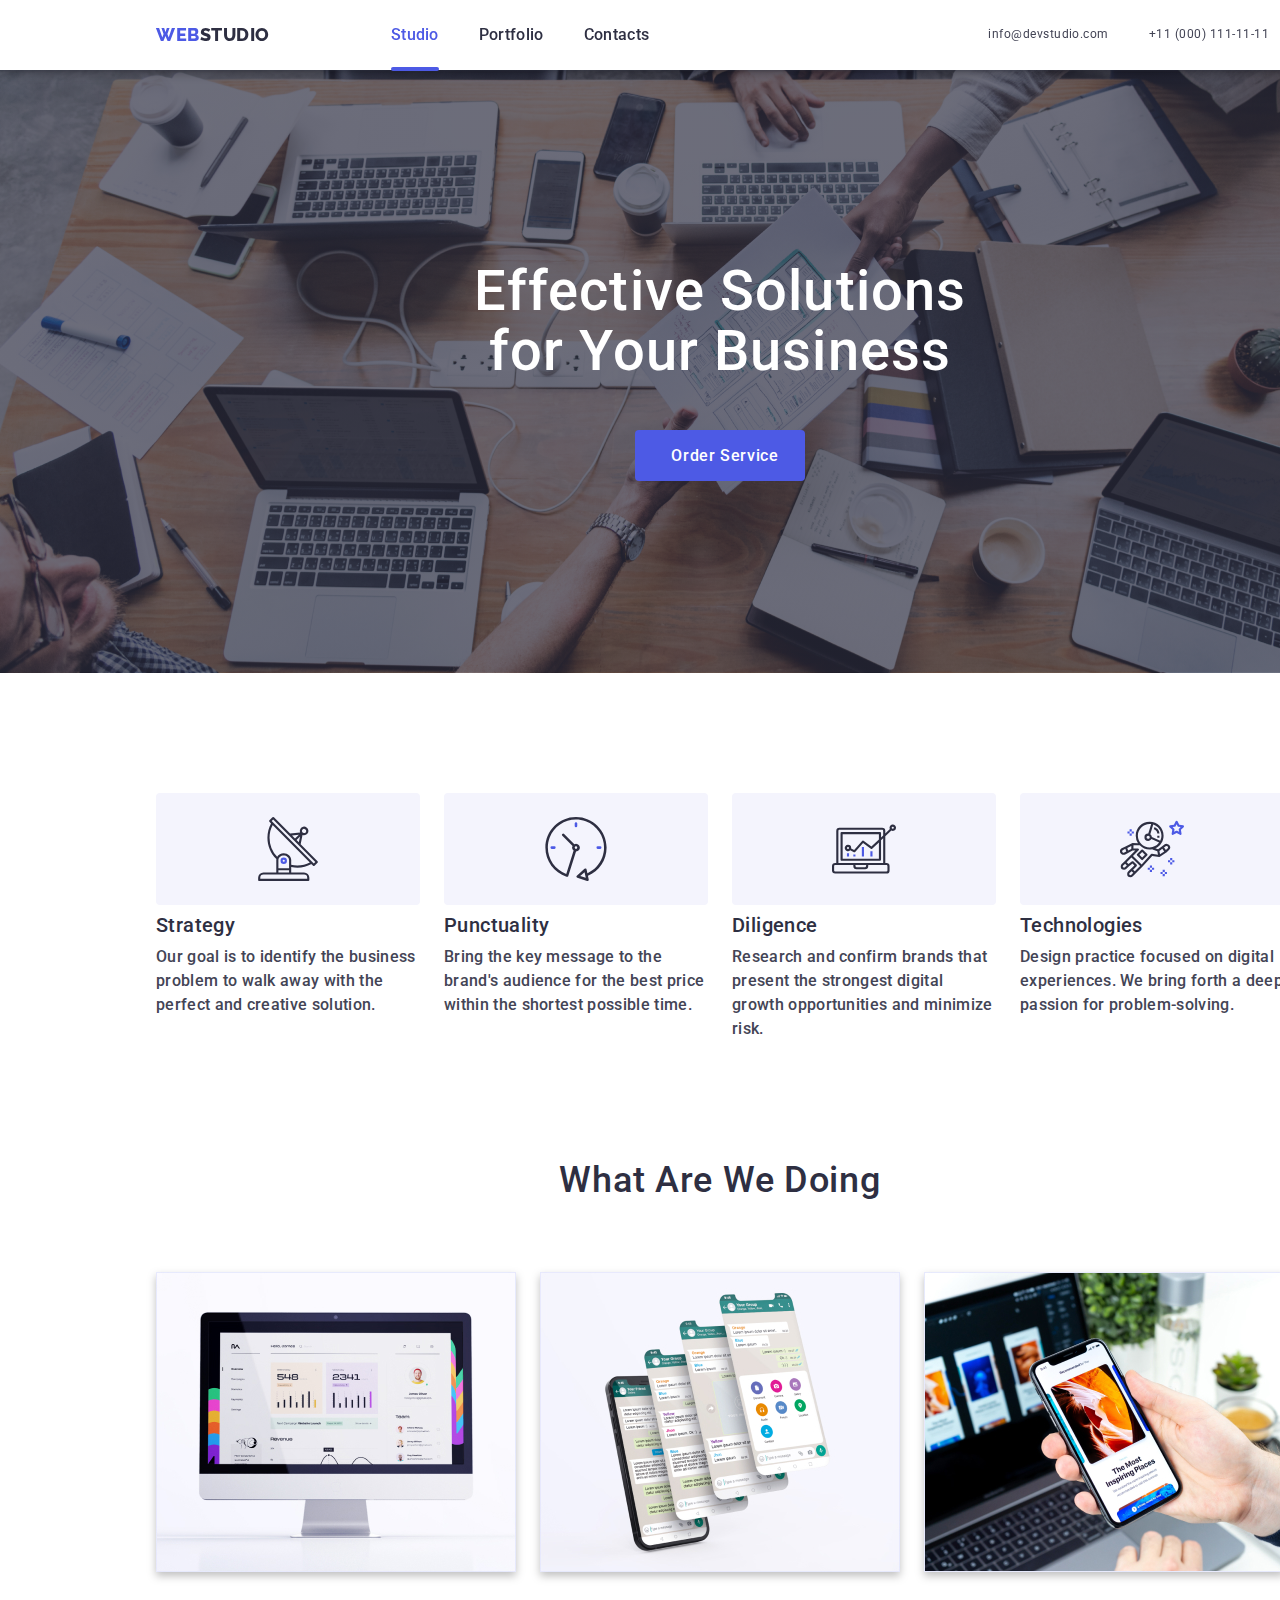
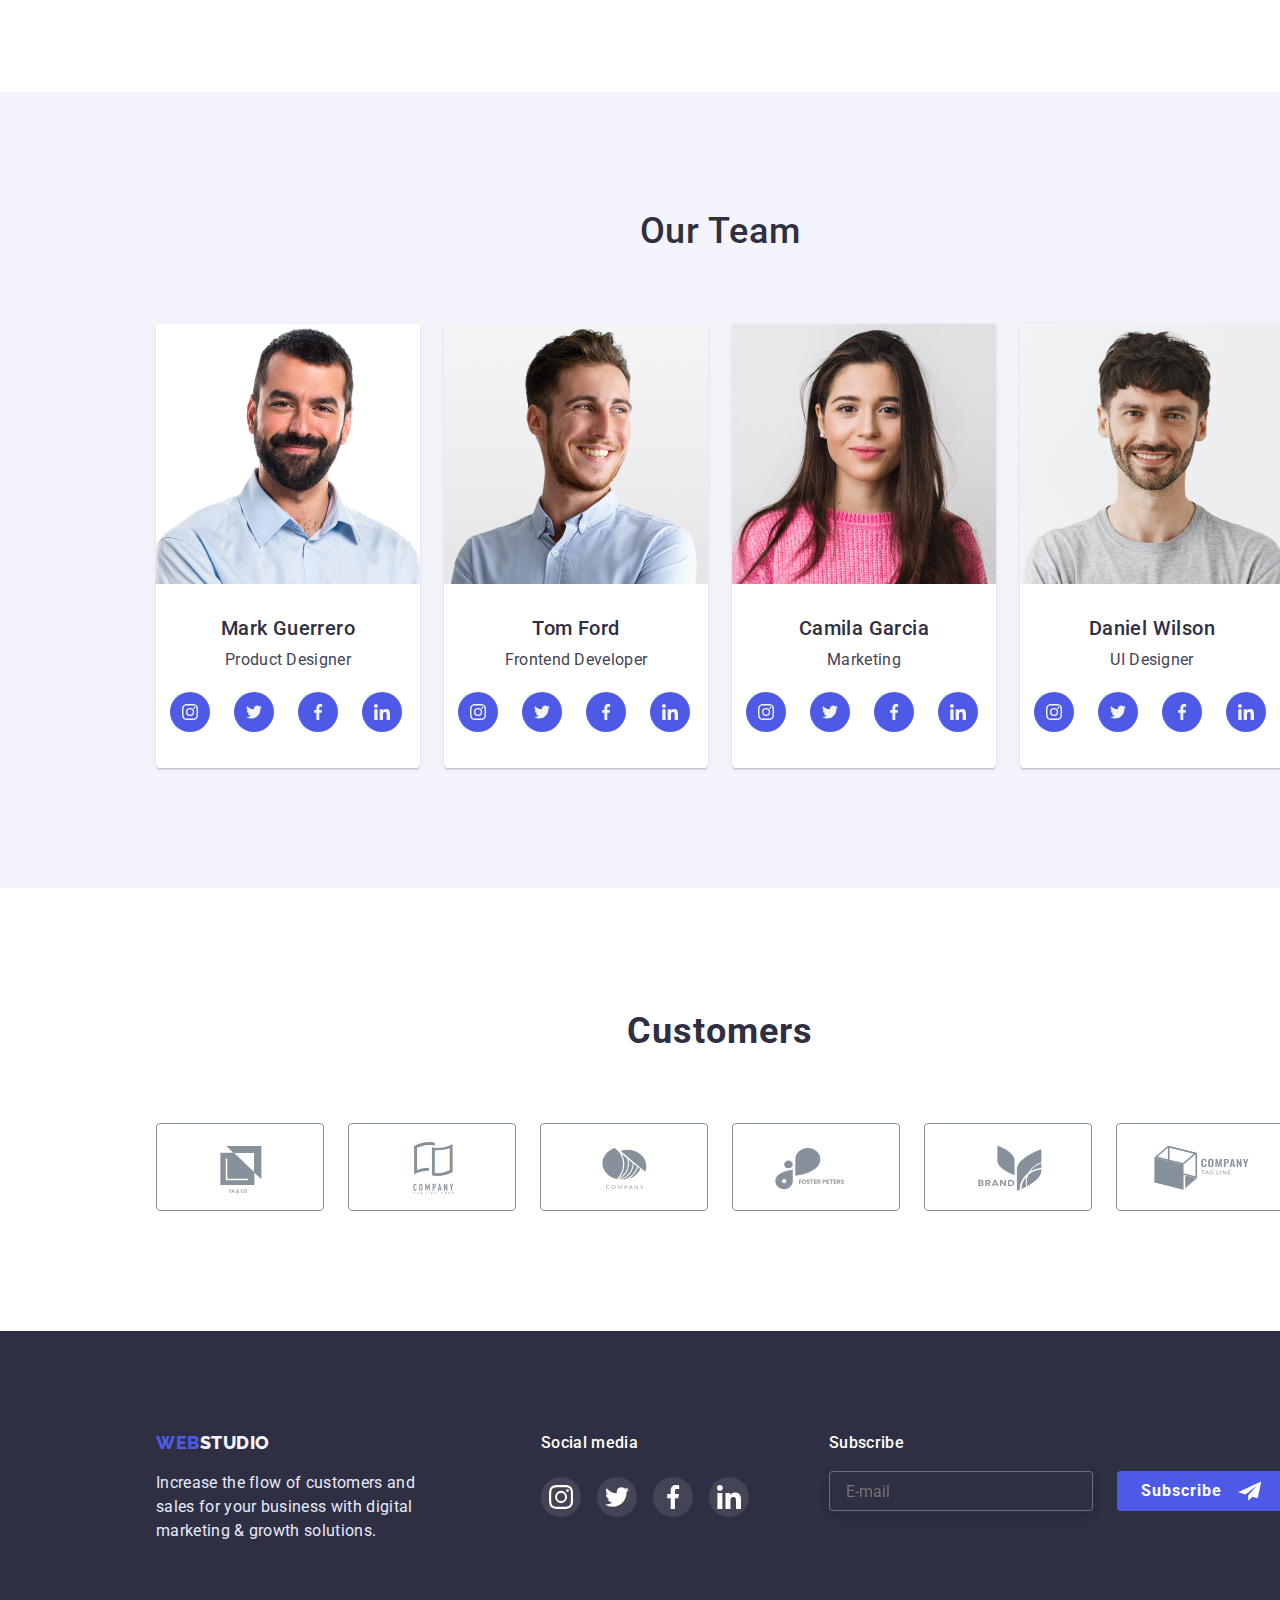
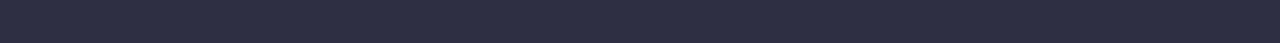
<file: index.html>
<!DOCTYPE html>
<html lang="en">
  <head>
    <meta charset="UTF-8">
    <meta http-equiv="X-UA-Compatible" content="IE=edge">
    <meta name="viewport" content="width=device-width, initial-scale=1.0">
    <title>goit-markup-hw-07</title>
    <link rel="preconnect" href="https://fonts.googleapis.com">
    <link rel="preconnect" href="https://fonts.gstatic.com" crossorigin>
    <link href="https://fonts.googleapis.com/css2?family=Raleway:wght@800&family=Roboto:wght@400;500;700;900&display=swap" rel="stylesheet">
    <link rel="stylesheet" href="https://cdnjs.cloudflare.com/ajax/libs/modern-normalize/1.0.0/modern-normalize.min.css">
    <link rel="stylesheet" href="./css/styles.css">
  </head>
  <body class="body">

   
    <!--============================ header===========================-->

    <header class="header-main">      
      <div class="conteiner main-nav"> 
      <nav class="nav">
        <a href="./index.html" class="logo"><span class="web">WEB</span>STUDIO</a>

        <ul class="site">
          <li class="item"><a href="./index.html" class="link active">Studio</a></li>

          <li class="item"><a href="./portfolio.html" class="link">Portfolio</a></li>

          <li class="item"><a href="" class="link">Contacts</a></li>
        </ul>
      </nav>

      <ul class="mail">
        <li class="item"><a href="mailto:info@devstudio.com" class="address"> info@devstudio.com</a></li>

        <li class="item"><a href="tel:+110001111111" class="address"> +11 (000) 111-11-11</a></li>
      </ul>

      <button data-menu-open type="button" class="mobile-menu-open" > <svg class="mobile-menu-open_icon" width="32" height="22" >
        <use href="./images/icons.svg#icon-menu-hamburger-1"></use>
      </svg> </button>

      </div>

      <div data-menu class="mobile-menu" >

        <button data-menu-close class="mobile-close-win" type="button" >
          <svg class="mobile-cross" width="24" height="24">
           <use href="./images/icons.svg#icon-close"></use>
          </svg></button>

          <ul class="mobile-items">
            <li class="mobile-item"><a href="./index.html" class="mobile-link">Studio</a></li>
  
            <li class="mobile-item"><a href="./portfolio.html" class="mobile-link">Portfolio</a></li>
  
            <li class="mobile-item"><a href="" class="mobile-link active">Contacts</a></li>
          </ul>
          <ul class="mobile-mail">

            <li class="mobile-item "><a href="tel:+110001111111" class="mobile-address-tel"> +11 (000) 111-11-11</a> </li>

            <li class="mobile-item"><a href="mailto:info@devstudio.com" class="mobile-address-mail"> info@devstudio.com</a> </li>
                
          </ul>
          <ul class="mobile-list-icons">

            <li class="mobile-social-icons">
              <a href="https://www.instagram.com/" class="test">
                <svg class="ic-tes" width="16" height="16">
                  <use href="./images/icons.svg#icon-instagram"></use>
                </svg>
              </a>
            </li>

            <li class="mobile-social-icons"> 
              <a href="https://twitter.com/?lang=ru" class="test">
                <svg class="ic-tes" width="16" height="16">
                  <use href="./images/icons.svg#icon-twitter"></use>
                </svg>
              </a>
            </li>
          
            <li class="mobile-social-icons"> 
             
              <a href="https://www.facebook.com/" class="test">
                <svg class="ic-tes" width="16" height="16">
                  <use href="./images/icons.svg#icon-facebook"></use>
                </svg>
              </a>
            </li>

            <li class="mobile-social-icons"> 
              <a href="https://www.linkedin.com/home/?originalSubdomain=ua" class="test">
                <svg class="ic-tes" width="16" height="16">
                  <use href="./images/icons.svg#icon-linkedin"></use>
                </svg>
              </a>
            </li>

          </ul>
      </div>

    </header>

      <!--============================block hero===========================-->
      
      <main class="main">

      <section class="hero-title">
          <h1 class="main header">Effective Solutions for Your Business</h1>   

          <!-- button -->

             <button data-modal-open class="button primary" ><span class="order">Order Service</span> </button>
       
       
       <div class="backdrop is-hidden" data-modal>
        <div class="window">
          <button data-modal-close class="close-win" type="button">
           <svg class="cross" width="24" height="24">
            <use href="./images/icons.svg#icon-close"></use>
           </svg></button> 

        <p class="group-header">Leave your contacts and we will call you back</p>

          <form class="form js-speaker-form">
            
            <div class="form-group">

              <label for="name" class="form-label">Name</label>

              <input type="text" id="name" name="name" class="form-input">

              <svg class="form-logo name" width="12" height="12">
                <use href="./images/icons.svg#icon-name" ></use>
              </svg>
              
            </div>

            <div class="form-group">

              <label for="tel" class="form-label">Phone</label> 

              <input type="tel" id="tel" name="tel" class="form-input">

              <svg class="form-logo tel" width="12" height="12">
                <use href="./images/icons.svg#icon-tel" ></use>
              </svg>

            </div> 

            <div class="form-group">

              <label for="email" class="form-label">Email</label>

              <input type="email" id="email" name="email" class="form-input">

              <svg class="form-logo email" width="12" height="12">
                <use href="./images/icons.svg#icon-mail" ></use>
              </svg>

           </div>
           
            <div class="form-group">

              <label for="com" class="form-comment">Comment</label>

              <textarea name="comment" id="com" rows="10" placeholder="Text input" class="form-area"></textarea>

          </div>

            <div class="form-group">

              <label class="form-box">

              <input type="checkbox" class="check"> <span class="ch-box"></span> I accept the terms and conditions of the&nbsp;<a href="" class="policy">Privacy Policy</a> 
                
              </label>
                      
            </div>

            <div class="form-group send"> 

            <button type="submit" class="form-send">Send</button>

            </div>

       </form>
      
          
         </div>
       </div>


      </section>   
      
      <!--============================description===========================-->
       
        <section class="description">
      <div class="conteiner">    
         
        <!--============================hide-title===========================-->

           <h2 class="hide">Hiden title</h2>

        <ul class="description-ul">
          <li class="description-title">
            <div class="description-items">
              <a class="description-link" href="">
                <svg width="64" height="64">
                  <use href="./images/icons.svg#icon-antenna"></use>
                </svg>
              </a>
            </div>
            <h3 class="description-header">Strategy</h3>
            <p class="description-text">
              Our goal is to identify the business problem to walk away with the
              perfect and creative solution.
            </p>
          </li>

          <li class="description-title">
            <div class="description-items">
              <a class="description-link" href="">
                <svg width="64" height="64">
                  <use href="./images/icons.svg#icon-clock"></use>
                </svg>
              </a>
            </div>
            <h3 class="description-header">Punctuality</h3>
            <p class="description-text">
              Bring the key message to the brand's audience for the best price
              within the shortest possible time.
            </p>
          </li>
          <li class="description-title">
            <div class="description-items">
              <a class="description-link" href="">
                <svg width="64" height="64">
                  <use href="./images/icons.svg#icon-diagram"></use>
                </svg>
              </a>
            </div>
            <h3 class="description-header">Diligence</h3>
            <p class="description-text">
              Research and confirm brands that present the strongest digital
              growth opportunities and minimize risk.
            </p>
          </li>
          <li class="description-title">
            <div class="description-items">
              <a class="description-link" href="">
                <svg width="64" height="64">
                  <use href="./images/icons.svg#icon-cosmo"></use>
                </svg>
              </a>
            </div>
            <h3 class="description-header">Technologies</h3>
            <p class="description-text">
              Design practice focused on digital experiences. We bring forth a
              deep passion for problem-solving.
            </p>
          </li>
        </ul>
      </div>
      </section>     

      <!--============================images===========================-->

       <section class="images">
        <div class="conteiner">
        <h2 class="images-header">What Are We Doing</h2>
        <ul class="images-foto">
          <li class="images-first">
            <img class="image" 
            srcset="./images/image@2x.jpg 2x" 
            src="./images/image1.jpg" 
            alt="computer" 
            width="360">
          </li>

          <li class="images-first">
            <img class="image" 
            srcset="./images/image2@2x.jpg 2x" 
            src="./images/image2.jpg" 
            alt="phone" 
            width="360">
          </li>

          <li class="images-first">
            <img class="image" 
            srcset="./images/image3@2x.jpg 2x" 
            src="./images/image3.jpg" 
            alt="phone in hand" 
            width="360">
          </li>
        </ul>
      </div>
      </section>    

      <!--============================our team===========================-->

          <section class="team">
        <div class="conteiner">
        <h2 class="team-header">Our Team</h2>
        <ul class="team-name">
          <li class="team-foto">
            
              <img srcset="./images/team1@2x.jpg 2x "
              src="./images/team1.jpg" 
              class="foto" 
              alt="bearded man" 
              width="264">

                <div class="full-position">
                  <h3 class="team-header-name">Mark Guerrero</h3> 
                  <p class="team-text-name">Product Designer</p>
                  <ul class="list-icons">

                    <li class="social-icons">
                      <a href="https://www.instagram.com/" class="test">
                        <svg class="ic-tes" width="16" height="16">
                          <use href="./images/icons.svg#icon-instagram"></use>
                        </svg>
                      </a>
                    </li>

                    <li class="social-icons"> 
                      <a href="https://twitter.com/?lang=ru" class="test">
                        <svg class="ic-tes" width="16" height="16">
                          <use href="./images/icons.svg#icon-twitter"></use>
                        </svg>
                      </a>
                    </li>
                  
                    <li class="social-icons">     

                      <!--============================variant button===========================-->
                       <!-- <button class="button-icons" onclick="window.location.href ='https://www.facebook.com/';" >
                        <svg class="icons" width="40" height="40">
                          <use href="./images/symbol-defs.svg#icon-facebookwhite"></use>
                        </svg>
                      </button>  -->



                          <a href="https://www.facebook.com/" class="test">
                        <svg class="ic-tes" width="16" height="16">
                          <use href="./images/icons.svg#icon-facebook"></use>
                        </svg>
                      </a>
                    </li>

                    <li class="social-icons"> 
                      <a href="https://www.linkedin.com/home/?originalSubdomain=ua" class="test">
                        <svg class="ic-tes" width="16" height="16">
                          <use href="./images/icons.svg#icon-linkedin"></use>
                        </svg>
                      </a>
                    </li>

                  </ul>
                </div>
          </li>

          <li class="team-foto">
            
            <img srcset="./images/team2@2x.jpg 2x" 
            src="./images/team2.jpg" 
            class="foto" 
            alt="smile man" 
            width="264">

              <div class="full-position">
                <h3 class="team-header-name">Tom Ford </h3>
                <p class="team-text-name">Frontend Developer</p>
                <ul class="list-icons">

                  <li class="social-icons">
                    <a href="https://www.instagram.com/" class="test">
                      <svg class="ic-tes" width="16" height="16">
                        <use href="./images/icons.svg#icon-instagram"></use>
                      </svg>
                    </a>
                  </li>

                  <li class="social-icons"> 
                    <a href="https://twitter.com/?lang=ru" class="test">
                      <svg class="ic-tes" width="16" height="16">
                        <use href="./images/icons.svg#icon-twitter"></use>
                      </svg>
                    </a>
                  </li>
                
                  <li class="social-icons"> 
                   
                    <a href="https://www.facebook.com/" class="test">
                      <svg class="ic-tes" width="16" height="16">
                        <use href="./images/icons.svg#icon-facebook"></use>
                      </svg>
                    </a>
                  </li>

                  <li class="social-icons"> 
                    <a href="https://www.linkedin.com/home/?originalSubdomain=ua" class="test">
                      <svg class="ic-tes" width="16" height="16">
                        <use href="./images/icons.svg#icon-linkedin"></use>
                      </svg>
                    </a>
                  </li>

                </ul>
              </div>
           </li>

          <li class="team-foto">
            
              <img srcset="./images/team3@2x.jpg 2x"  
              src="./images/team3.jpg" 
              class="foto" 
              alt="woman" 
              width="264">
              
              <div class="full-position">
                <h3 class="team-header-name"> Camila Garcia </h3>
                <p class="team-text-name">Marketing</p>
                <ul class="list-icons">

                  <li class="social-icons">
                    <a href="https://www.instagram.com/" class="test">
                      <svg class="ic-tes" width="16" height="16">
                        <use href="./images/icons.svg#icon-instagram"></use>
                      </svg>
                    </a>
                  </li>

                  <li class="social-icons"> 
                    <a href="https://twitter.com/?lang=ru" class="test">
                      <svg class="ic-tes" width="16" height="16">
                        <use href="./images/icons.svg#icon-twitter"></use>
                      </svg>
                    </a>
                  </li>
                
                  <li class="social-icons"> 
                   
                    <a href="https://www.facebook.com/" class="test">
                      <svg class="ic-tes" width="16" height="16">
                        <use href="./images/icons.svg#icon-facebook"></use>
                      </svg>
                    </a>
                  </li>

                  <li class="social-icons"> 
                    <a href="https://www.linkedin.com/home/?originalSubdomain=ua" class="test">
                      <svg class="ic-tes" width="16" height="16">
                        <use href="./images/icons.svg#icon-linkedin"></use>
                      </svg>
                    </a>
                  </li>

                </ul>
              </div>
          </li>

          <li class="team-foto">
            
              <img srcset="./images/team4@2x.jpg 2x"  
              src="./images/team4.jpg" 
              class="foto" 
              alt="unshaven man" 
              width="264">
              
              <div class="full-position">
               <h3 class="team-header-name">Daniel Wilson</h3> 
                <p class="team-text-name">UI Designer</p> 
                <ul class="list-icons">

                  <li class="social-icons">
                    <a href="https://www.instagram.com/" class="test">
                      <svg class="ic-tes" width="16" height="16">
                        <use href="./images/icons.svg#icon-instagram"></use>
                      </svg>
                    </a>
                  </li>

                  <li class="social-icons"> 
                    <a href="https://twitter.com/?lang=ru" class="test">
                      <svg class="ic-tes" width="16" height="16">
                        <use href="./images/icons.svg#icon-twitter"></use>
                      </svg>
                    </a>
                  </li>
                
                  <li class="social-icons"> 
                   
                    <a href="https://www.facebook.com/" class="test">
                      <svg class="ic-tes" width="16" height="16">
                        <use href="./images/icons.svg#icon-facebook"></use>
                      </svg>
                    </a>
                  </li>

                  <li class="social-icons"> 
                    <a href="https://www.linkedin.com/home/?originalSubdomain=ua" class="test">
                      <svg class="ic-tes" width="16" height="16">
                        <use href="./images/icons.svg#icon-linkedin"></use>
                      </svg>
                    </a>
                  </li>

                </ul>
              </div>

          </li>
        </ul>
      </div>
      </section>     

<!--============================customers===========================-->

        <section class="customers">
        <div class="conteiner">
        <h2 class="customers-header">Customers</h2> 
        <ul class="customers-list">
          <li class="customers-items">
            <a href="" class="customers-link">
              <svg class="customers-type" width="104" height="56">
                <use href="./images/icons.svg#icon-logo_comp"></use>
              </svg>
            </a>
          </li>
          <li class="customers-items">
            <a href="" class="customers-link">
              <svg class="customers-type" width="104" height="56">
                <use href="./images/icons.svg#icon-logo_comp1"></use>
              </svg>
            </a>
          </li>
          <li class="customers-items">
            <a href="" class="customers-link">
              <svg class="customers-type" width="104" height="56">
                <use href="./images/icons.svg#icon-logo_comp2"></use>
              </svg>
            </a>
          </li>
          <li class="customers-items">
            <a href="" class="customers-link">
              <svg class="customers-type" width="104" height="56">
                <use href="./images/icons.svg#icon-logo_comp3"></use>
              </svg>
            </a>
          </li>
          <li class="customers-items">
            <a href="" class="customers-link">
              <svg class="customers-type" width="104" height="56">
                <use href="./images/icons.svg#icon-logo_comp4"></use>
              </svg>
            </a>
          </li>
          <li class="customers-items">
            <a href="" class="customers-link">
              <svg class="customers-type" width="104" height="56">
                <use href="./images/icons.svg#icon-logo_comp5"></use>
              </svg>
            </a>
          </li>
        </ul>
      </div>
      </section>
     
    </main>    

    <!--============================footer===========================-->

        <footer class="footer">

      <div class="conteiner">
        <div class="footer-owner"> 
        <div class="footer-list">     
          <div class="ftr-subs">
              <a href="./index.html" class="logo-footer">
              <span class="web">WEB</span><span class="footer-studio">STUDIO</span></a>
           
            <p class="footer-text">Increase the flow of customers and sales
               for your business with digital marketing &#38; growth solutions.</p>
           </div>
 
              <div class="footer-head">
               <h3 class="footer-header">Social media</h3>
                 <ul class="footer-link">
                  <li class="footer-social">
                   <a href="https://www.instagram.com/" class="footer-icon">
                      <svg class="ftr-icon" width="40" height="40">
                        <use href ="images/icons.svg#icon-inst-footer"></use>
                      </svg>
                    </a>
                  </li>
                  <li class="footer-social">
                    <a href="https://twitter.com/?lang=ru" class="footer-icon" >
                      <svg class="ftr-icon" width="40" height="40">
                        <use href ="images/icons.svg#icon-twitter-footer"></use>
                      </svg>
                    </a>
                  </li>
                  <li class="footer-social">
                    <a href="https://www.facebook.com/" class="footer-icon">
                      <svg class="ftr-icon" width="40" height="40">
                        <use href ="images/icons.svg#icon-facebook-footer"></use>
                      </svg>
                    </a>
                  </li>
                  <li class="footer-social">
                    <a href="https://www.linkedin.com/home/?originalSubdomain=ua" class="footer-icon">
                      <svg class="ftr-icon" width="40" height="40">
                        <use href ="images/icons.svg#icon-linken-footer"></use>
                      </svg>
                    </a>
                  </li>
               </ul>
              </div>
            </div> 
            <div class="subscribe">
              <p class="subscribe-title">Subscribe</p>
               <form class="foot-form">
                <div class="sbs block">
                <label for="in-mail" class="lb-ftr">
                   <input type="email" name="email" id="in-mail" placeholder="E-mail" class="in-mail">
                 </label>
                  <button type="submit" class="btn-sbs"><span class="btn-txt"> Subscribe</span>
                   <svg class="sbs-logo" width="24" height="24">
                     <use href="./images/icons.svg#icon-sbs-footer"></use>
                   </svg>
                  </button>
                </div>
              </form>
            </div>
          </div>
      </div>
 
    </footer>    
    
   <script src="./js/mobile-menu1.js"></script>

   <script src="./js/modal.js"></script> 

    

  </body>

</html>
</file>
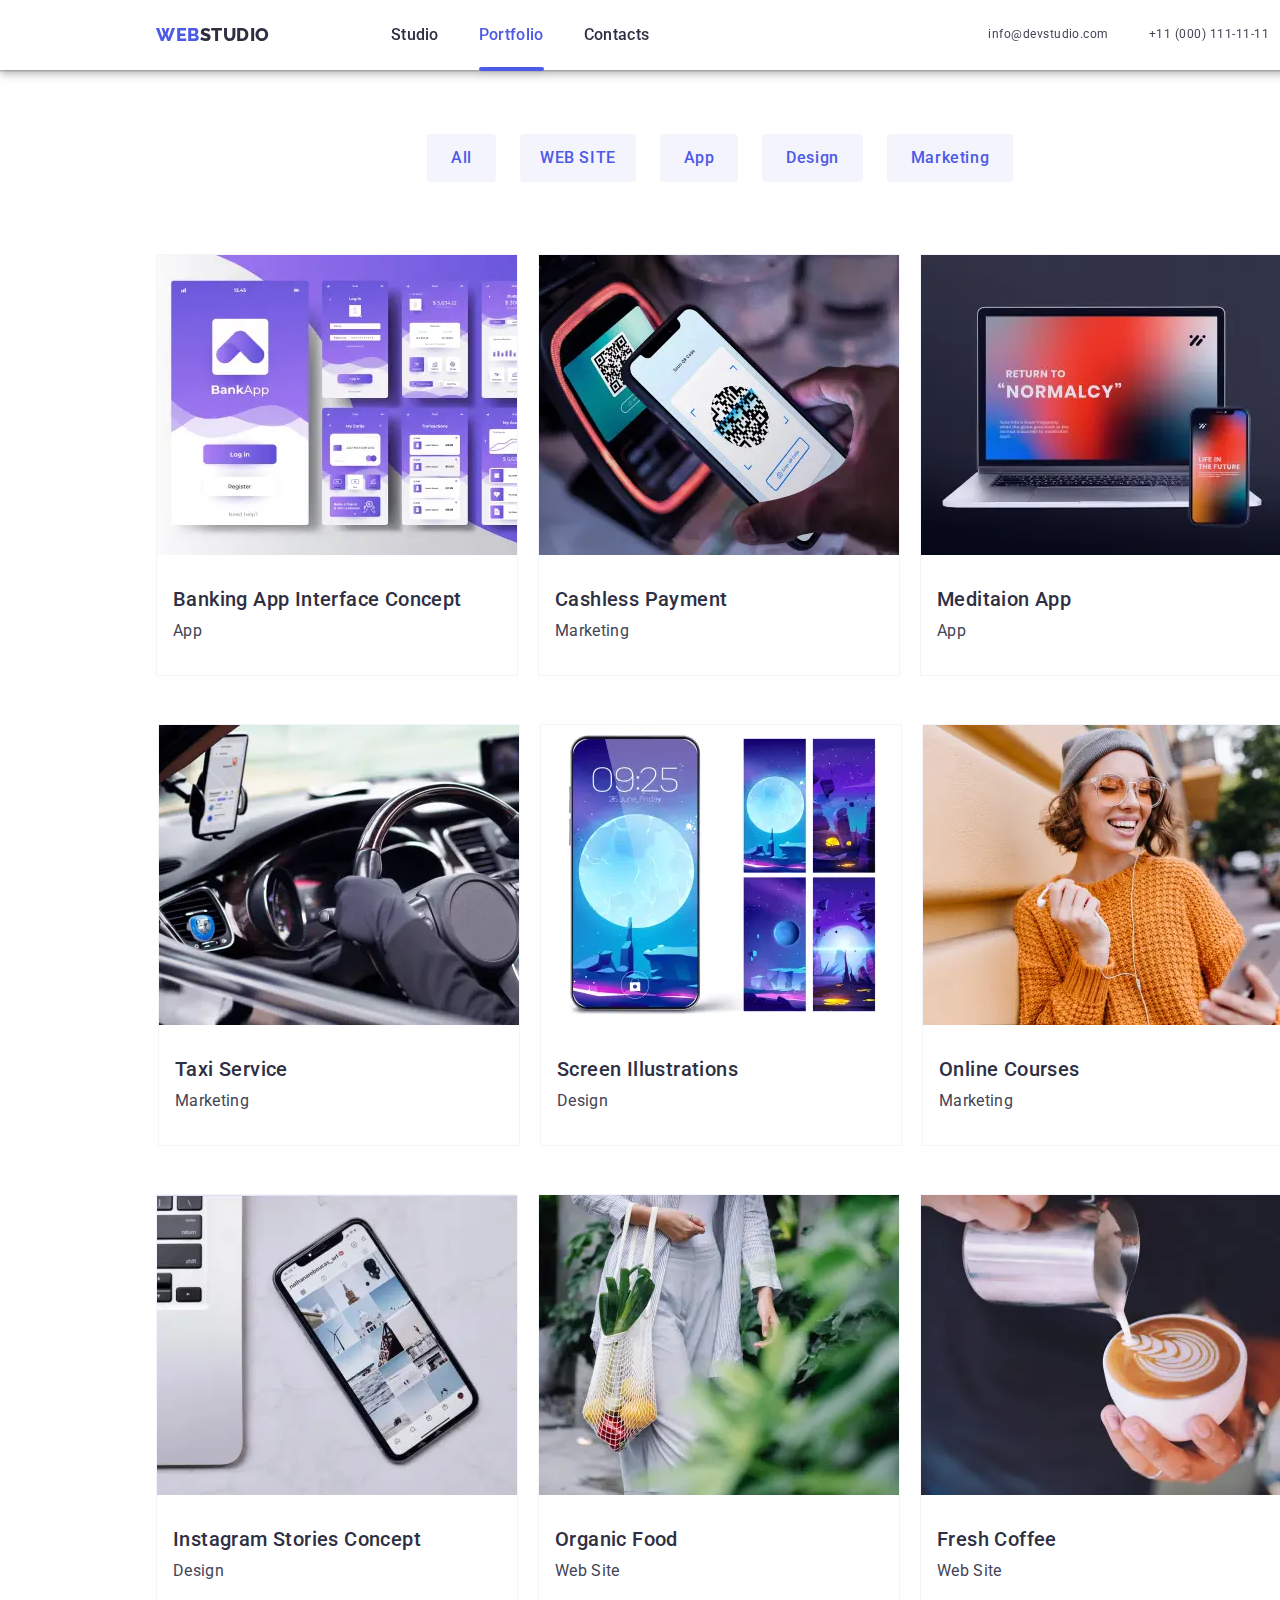
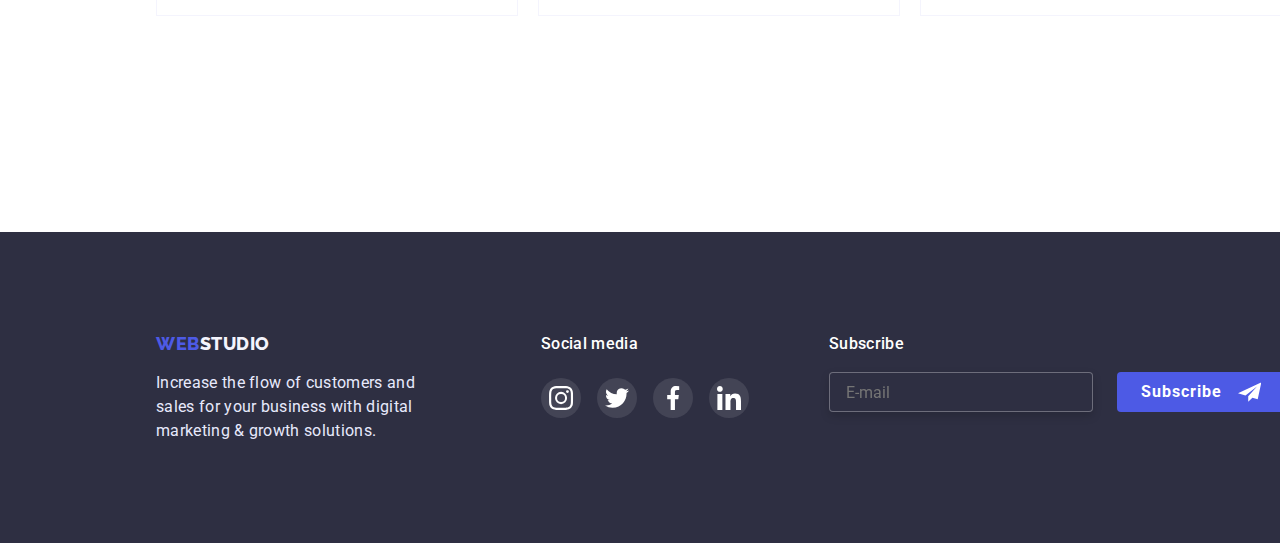
<file: portfolio.html>
<!DOCTYPE html>
<html lang="en">
  <head>
    <meta charset="UTF-8">
    <meta http-equiv="X-UA-Compatible" content="IE=edge">
    <meta name="viewport" content="width=device-width, initial-scale=1.0">
    <title>Portfolio</title>
    <link rel="preconnect" href="https://fonts.googleapis.com">
    <link rel="preconnect" href="https://fonts.gstatic.com" crossorigin>
    <link href="https://fonts.googleapis.com/css2?family=Raleway:wght@800&family=Roboto:wght@400;500;700;900&display=swap" rel="stylesheet">
    <link rel="stylesheet" href="https://cdnjs.cloudflare.com/ajax/libs/modern-normalize/1.0.0/modern-normalize.min.css">   
    <link rel="stylesheet" href="./css/styles.css">
  </head>
  <body class="body">
    


    <!-------------------------------header------------------------------->

    <header class="header-main">
      <div class="conteiner main-nav"> 
      <nav class="nav">
        <a href="./index.html" class="logo"><span class="web">WEB</span>STUDIO</a>

        <ul class="site">
          <li class="item"><a href="./index.html" class="link ">Studio</a></li>

          <li class="item"><a href="./portfolio.html" class="link active">Portfolio</a></li>

          <li class="item"><a href="" class="link">Contacts</a></li>
        </ul>
      </nav>

      <ul class="mail">
        <li class="item"><a href="mailto:info@devstudio.com" class="address"> info@devstudio.com</a> </li>

        <li class="item"><a href="tel:+110001111111" class="address"> +11 (000) 111-11-11</a> </li>
      </ul>

      <button data-menu-open type="button" class="mobile-menu-open" > <svg class="mobile-menu-open_icon" width="32" height="22" >
        <use href="./images/icons.svg#icon-menu-hamburger-1"></use>
      </svg> </button>

      </div>

      <div data-menu class="mobile-menu" >

        <button data-menu-close class="mobile-close-win" type="button" >
          <svg class="mobile-cross" width="24" height="24">
           <use href="./images/icons.svg#icon-close"></use>
          </svg></button>

          <ul class="mobile-items">
            <li class="mobile-item"><a href="./index.html" class="mobile-link">Studio</a></li>
  
            <li class="mobile-item"><a href="./portfolio.html" class="mobile-link">Portfolio</a></li>
  
            <li class="mobile-item"><a href="" class="mobile-link active">Contacts</a></li>
          </ul>
          <ul class="mobile-mail">

            <li class="mobile-item "><a href="tel:+110001111111" class="mobile-address-tel"> +11 (000) 111-11-11</a> </li>

            <li class="mobile-item"><a href="mailto:info@devstudio.com" class="mobile-address-mail"> info@devstudio.com</a> </li>
                
          </ul>
          <ul class="mobile-list-icons">

            <li class="mobile-social-icons">
              <a href="https://twitter.com/?lang=ru" class="test">
                <svg class="ic-tes" width="16" height="16">
                  <use href="./images/icons.svg#icon-instagram"></use>
                </svg>
              </a>
            </li>

            <li class="mobile-social-icons"> 
              <a href="https://twitter.com/?lang=ru" class="test">
                <svg class="ic-tes" width="16" height="16">
                  <use href="./images/icons.svg#icon-twitter"></use>
                </svg>
              </a>
            </li>
          
            <li class="mobile-social-icons"> 
             
              <a href="https://twitter.com/?lang=ru" class="test">
                <svg class="ic-tes" width="16" height="16">
                  <use href="./images/icons.svg#icon-facebook"></use>
                </svg>
              </a>
            </li>

            <li class="mobile-social-icons"> 
              <a href="https://twitter.com/?lang=ru" class="test">
                <svg class="ic-tes" width="16" height="16">
                  <use href="./images/icons.svg#icon-linkedin"></use>
                </svg>
              </a>
            </li>

          </ul>
      </div>

    </header>

 
     <!------------------------------- block hero------------------------------->

   <main>  

        <section class="portfolio-main">
          <div class="conteiner"> 
        
        <!-------------------------------hide-title ------------------------------->
         <h1 class="hide">buttons</h1>

        <ul class="btn-list">
          <li class="btn">
            <button type="button" class="button secondary all">All</button>
          </li>
          <li class="btn">
            <button type="button" class="button secondary web">Web Site</button>
          </li>
          <li class="btn">
            <button type="button" class="button secondary app">App</button>
          <li class="btn">
            <button type="button" class="button secondary desing">Design</button>
          </li>
          <li class="btn">
            <button type="button" class="button secondary marketing">Marketing</button>
          </li>
        </ul> 

      <!------------------------------- description ------------------------------->

         <ul class="work-images">
          
            <li class="list a">
             <a href="./" class="work">
              
                <div class="overlay"> 

                  <picture>

                    <source 
                     srcset="./images/portfolio-desktop-1.webp 1x, 
                             ./images/portfolio-desktop-1@2x.webp 2x"
                     media="(min-width: 1158px)"
                     type="image/webp">

                    <source 
                     srcset="./images/portfolio-desktop-1.jpg 1x, 
                             ./images/portfolio-desktop-1@2x.jpg 2x"
                     media="(min-width: 1158px)">

                    <source 
                     srcset="./images/portfolio-tablet-1.webp 1x, 
                             ./images/portfolio-tablet-1@2x.webp 2x"
                     media="(min-width: 768px)"
                     type="image/webp">

                    <source 
                     srcset="./images/portfolio-tablet-1.jpg 1x, 
                             ./images/portfolio-tablet-1@2x.jpg 2x"
                     media="(min-width: 768px)">

                    <source 
                     srcset="./images/portfolio-mobile-1.webp 1x, 
                             ./images/portfolio-mobile-1@2x.webp 2x"
                     media="(max-width: 767px)"
                     type="image/webp">

                    <source 
                     srcset="./images/portfolio-mobile-1.jpg 1x, 
                             ./images/portfolio-mobile-1@2x.jpg 2x"
                     media="(max-width: 767px)">

                      
                    <img class="prtf-foto" src="./images/portfolio-desktop-1.jpg" alt="app interface" width="360">

                  </picture>
                 
                 <p class="hidden-text">
                     14 Stylish and User-Friendly App Design Concepts · 
                     Task Manager App · Calorie Tracker App · 
                     Exotic Fruit Ecommerce App · Cloud Storage App</p>
                 </div>
 

            <div class="services">

            <h2  class="description-app">Banking App Interface Concept</h2>

            <p class="style">App</p></div></a>
                   
          </li>
          
          <li class="list a">
            <a href="./" class="work">
            
              <div class="overlay">

                <picture>

                  <source 
                   srcset="./images/portfolio-desktop-2.webp 1x, 
                           ./images/portfolio-desktop-2@2x.webp 2x"
                   media="(min-width: 1158px)"
                   type="image/webp">

                  <source 
                   srcset="./images/portfolio-desktop-2.jpg 1x, 
                           ./images/portfolio-desktop-2@2x.jpg 2x"
                   media="(min-width: 1158px)">

                  <source 
                   srcset="./images/portfolio-tablet-2.webp 1x, 
                           ./images/portfolio-tablet-2@2x.webp 2x"
                   media="(min-width: 768px)"
                   type="image/webp">

                  <source 
                   srcset="./images/portfolio-tablet-2.jpg 1x, 
                           ./images/portfolio-tablet-2@2x.jpg 2x"
                   media="(min-width: 768px)">

                  <source 
                   srcset="./images/portfolio-mobile-2.webp 1x, 
                           ./images/portfolio-mobile-2@2x.webp 2x"
                   media="(max-width: 767px)"
                   type="image/webp">

                  <source 
                   srcset="./images/portfolio-mobile-2.jpg 1x, 
                           ./images/portfolio-mobile-2@2x.jpg 2x"
                   media="(max-width: 767px)">

                    
                   <img class="prtf-foto" src="./images/portfolio-desktop-2.jpg" alt="paying for services over the phone" width="360">

                </picture>
                
                <p class="hidden-text">
                   14 Stylish and User-Friendly App Design Concepts · 
                   Task Manager App · Calorie Tracker App · 
                   Exotic Fruit Ecommerce App · Cloud Storage App</p>
               </div>


            <div class="services">

            <h2 class="description-app">Cashless Payment</h2>

            <p class="style">Marketing</p></div></a>
 
          </li>

          <li class="list a">
            <a href="./" class="work">
           
              <div class="overlay">

                <picture>

                  <source 
                   srcset="./images/portfolio-desktop-3.webp 1x, 
                           ./images/portfolio-desktop-3@2x.webp 2x"
                   media="(min-width: 1158px)"
                   type="image/webp">

                  <source 
                   srcset="./images/portfolio-desktop-3.jpg 1x, 
                           ./images/portfolio-desktop-3@2x.jpg 2x"
                   media="(min-width: 1158px)">

                  <source 
                   srcset="./images/portfolio-tablet-3.webp 1x, 
                           ./images/portfolio-tablet-3@2x.webp 2x"
                   media="(min-width: 768px)"
                   type="image/webp">

                  <source 
                   srcset="./images/portfolio-tablet-3.jpg 1x, 
                           ./images/portfolio-tablet-3@2x.jpg 2x"
                   media="(min-width: 768px)">

                  <source 
                   srcset="./images/portfolio-mobile-3.webp 1x, 
                           ./images/portfolio-mobile-3@2x.webp 2x"
                   media="(max-width: 767px)"
                   type="image/webp">

                  <source 
                   srcset="./images/portfolio-mobile-3.jpg 1x, 
                           ./images/portfolio-mobile-3@2x.jpg 2x"
                   media="(max-width: 767px)">

                    
                   <img class="prtf-foto" src="./images/portfolio-desktop-3.jpg" alt="notebook and phone" width="360"> 

                </picture>
                
                 <p class="hidden-text">
                   14 Stylish and User-Friendly App Design Concepts · 
                   Task Manager App · Calorie Tracker App · 
                   Exotic Fruit Ecommerce App · Cloud Storage App</p>
               </div>


            <div class="services">

            <h2 class="description-app">Meditaion App</h2>

            <p class="style">App</p></div></a>
          
          </li>

          <li class="list b">
            <a href="./" class="work">
            
              <div class="overlay">

                <picture>

                  <source 
                   srcset="./images/portfolio-desktop-4.webp 1x, 
                           ./images/portfolio-desktop-4@2x.webp 2x"
                   media="(min-width: 1158px)"
                   type="image/webp">

                  <source 
                   srcset="./images/portfolio-desktop-4.jpg 1x, 
                           ./images/portfolio-desktop-4@2x.jpg 2x"
                   media="(min-width: 1158px)">

                  <source 
                   srcset="./images/portfolio-tablet-4.webp 1x, 
                           ./images/portfolio-tablet-4@2x.webp 2x"
                   media="(min-width: 768px)"
                   type="image/webp">

                  <source 
                   srcset="./images/portfolio-tablet-4.jpg 1x, 
                           ./images/portfolio-tablet-4@2x.jpg 2x"
                   media="(min-width: 768px)">

                  <source 
                   srcset="./images/portfolio-mobile-4.webp 1x, 
                           ./images/portfolio-mobile-4@2x.webp 2x"
                   media="(max-width: 767px)"
                   type="image/webp">

                  <source 
                   srcset="./images/portfolio-mobile-4.jpg 1x, 
                           ./images/portfolio-mobile-4@2x.jpg 2x"
                   media="(max-width: 767px)">

                    
                   <img class="prtf-foto" src="./images/portfolio-desktop-4.jpg" alt="a man holds the steering wheel of a car" width="360">

                </picture>
                 
                 <p class="hidden-text">
                   14 Stylish and User-Friendly App Design Concepts · 
                   Task Manager App · Calorie Tracker App · 
                   Exotic Fruit Ecommerce App · Cloud Storage App</p>
               </div>


            <div class="services">
            <h2 class="description-app">Taxi Service</h2>

            <p class="style">Marketing</p></div></a>
          
         </li>

          <li class="list b">
            <a href="./" class="work">

              <div class="overlay">

                <picture>

                  <source 
                   srcset="./images/portfolio-desktop-5.webp 1x, 
                           ./images/portfolio-desktop-5@2x.webp 2x"
                   media="(min-width: 1158px)"
                   type="image/webp">

                  <source 
                   srcset="./images/portfolio-desktop-5.jpg 1x, 
                           ./images/portfolio-desktop-5@2x.jpg 2x"
                   media="(min-width: 1158px)">

                  <source 
                   srcset="./images/portfolio-tablet-5.webp 1x, 
                           ./images/portfolio-tablet-5@2x.webp 2x"
                   media="(min-width: 768px)"
                   type="image/webp">

                  <source 
                   srcset="./images/portfolio-tablet-5.jpg 1x, 
                           ./images/portfolio-tablet-5@2x.jpg 2x"
                   media="(min-width: 768px)">

                  <source 
                   srcset="./images/portfolio-mobile-5.webp 1x, 
                           ./images/portfolio-mobile-5@2x.webp 2x"
                   media="(max-width: 767px)"
                   type="image/webp">

                  <source 
                   srcset="./images/portfolio-mobile-5.jpg 1x, 
                           ./images/portfolio-mobile-5@2x.jpg 2x"
                   media="(max-width: 767px)">

                    
                   <img class="prtf-foto" src="./images/portfolio-desktop-5.jpg" alt="phone with screen illustrations" width="360">

                </picture>
                 
                 <p class="hidden-text">
                   14 Stylish and User-Friendly App Design Concepts · 
                   Task Manager App · Calorie Tracker App · 
                   Exotic Fruit Ecommerce App · Cloud Storage App</p>
               </div>


            <div class="services">
            <h2 class="description-app">Screen Illustrations</h2>

            <p class="style">Design</p></div></a>
          
          </li>

          <li class="list b">
            <a href="./" class="work">
            
              <div class="overlay">

                <picture>

                  <source 
                   srcset="./images/portfolio-desktop-6.webp 1x, 
                           ./images/portfolio-desktop-6@2x.webp 2x"
                   media="(min-width: 1158px)"
                   type="image/webp">

                  <source 
                   srcset="./images/portfolio-desktop-6.jpg 1x, 
                           ./images/portfolio-desktop-6@2x.jpg 2x"
                   media="(min-width: 1158px)">

                  <source 
                   srcset="./images/portfolio-tablet-6.webp 1x, 
                           ./images/portfolio-tablet-6@2x.webp 2x"
                   media="(min-width: 768px)"
                   type="image/webp">

                  <source 
                   srcset="./images/portfolio-tablet-6.jpg 1x, 
                           ./images/portfolio-tablet-6@2x.jpg 2x"
                   media="(min-width: 768px)">

                  <source 
                   srcset="./images/portfolio-mobile-6.webp 1x, 
                           ./images/portfolio-mobile-6@2x.webp 2x"
                   media="(max-width: 767px)"
                   type="image/webp">

                  <source 
                   srcset="./images/portfolio-mobile-6.jpg 1x, 
                           ./images/portfolio-mobile-6@2x.jpg 2x"
                   media="(max-width: 767px)">

                    
                   <img class="prtf-foto" src="./images/portfolio-desktop-6.jpg" alt="the girl is holding the phone and smiling" width="360">

                </picture>
                
                 <p class="hidden-text">
                   14 Stylish and User-Friendly App Design Concepts · 
                   Task Manager App · Calorie Tracker App · 
                   Exotic Fruit Ecommerce App · Cloud Storage App</p>
               </div>


            <div class="services">

            <h2 class="description-app">Online Courses</h2>

            <p class="style">Marketing</p></div></a>
          
          </li>

          <li class="list c">
            <a href="./" class="work">
            
              <div class="overlay">

                <picture>

                  <source 
                   srcset="./images/portfolio-desktop-7.webp 1x, 
                           ./images/portfolio-desktop-7@2x.webp 2x"
                   media="(min-width: 1158px)"
                   type="image/webp">

                  <source 
                   srcset="./images/portfolio-desktop-7.jpg 1x, 
                           ./images/portfolio-desktop-7@2x.jpg 2x"
                   media="(min-width: 1158px)">

                  <source 
                   srcset="./images/portfolio-tablet-7.webp 1x, 
                           ./images/portfolio-tablet-7@2x.webp 2x"
                   media="(min-width: 768px)"
                   type="image/webp">

                  <source 
                   srcset="./images/portfolio-tablet-7.jpg 1x, 
                           ./images/portfolio-tablet-7@2x.jpg 2x"
                   media="(min-width: 768px)">

                  <source 
                   srcset="./images/portfolio-mobile-7.webp 1x, 
                           ./images/portfolio-mobile-7@2x.webp 2x"
                   media="(max-width: 767px)"
                   type="image/webp">

                  <source 
                   srcset="./images/portfolio-mobile-7.jpg 1x, 
                           ./images/portfolio-mobile-7@2x.jpg 2x"
                   media="(max-width: 767px)">

                    
                   <img class="prtf-foto" src="./images/portfolio-desktop-7.jpg" alt="instagram stories concept" width="360">

                </picture>
                
                 <p class="hidden-text">
                   14 Stylish and User-Friendly App Design Concepts · 
                   Task Manager App · Calorie Tracker App · 
                   Exotic Fruit Ecommerce App · Cloud Storage App</p>
               </div>

            <div class="services">

            <h2 class="description-app">Instagram Stories Concept</h2>

            <p class="style">Design</p></div></a>
          
          </li>

          <li class="list c">
            <a href="./" class="work">
            
              <div class="overlay"> 

                <picture>

                  <source 
                   srcset="./images/portfolio-desktop-8.webp 1x, 
                           ./images/portfolio-desktop-8@2x.webp 2x"
                   media="(min-width: 1158px)"
                   type="image/webp">

                  <source 
                   srcset="./images/portfolio-desktop-8.jpg 1x, 
                           ./images/portfolio-desktop-8@2x.jpg 2x"
                   media="(min-width: 1158px)">

                  <source 
                   srcset="./images/portfolio-tablet-8.webp 1x, 
                           ./images/portfolio-tablet-8@2x.webp 2x"
                   media="(min-width: 768px)"
                   type="image/webp">

                  <source 
                   srcset="./images/portfolio-tablet-8.jpg 1x, 
                           ./images/portfolio-tablet-8@2x.jpg 2x"
                   media="(min-width: 768px)">

                  <source 
                   srcset="./images/portfolio-mobile-8.webp 1x, 
                           ./images/portfolio-mobile-8@2x.webp 2x"
                   media="(max-width: 767px)"
                   type="image/webp">

                  <source 
                   srcset="./images/portfolio-mobile-8.jpg 1x, 
                           ./images/portfolio-mobile-8@2x.jpg 2x"
                   media="(max-width: 767px)">

                    
                   <img class="prtf-foto" src="./images/portfolio-desktop-8.jpg" alt="a woman carries a bag of food" width="360">

                </picture>
                
                  <p class="hidden-text">
                   14 Stylish and User-Friendly App Design Concepts · 
                   Task Manager App · Calorie Tracker App · 
                   Exotic Fruit Ecommerce App · Cloud Storage App</p>
               </div>


            <div class="services">

            <h2 class="description-app">Organic Food</h2>

            <p class="style">Web Site</p></div></a>
          
          </li>

          <li class="list c">
            <a href="./" class="work">
            
              <div class="overlay">

                <picture>

                  <source 
                   srcset="./images/portfolio-desktop-9.webp 1x, 
                           ./images/portfolio-desktop-9@2x.webp 2x"
                   media="(min-width: 1158px)"
                   type="image/webp">

                  <source 
                   srcset="./images/portfolio-desktop-9.jpg 1x, 
                           ./images/portfolio-desktop-9@2x.jpg 2x"
                   media="(min-width: 1158px)">

                  <source 
                   srcset="./images/portfolio-tablet-9.webp 1x, 
                           ./images/portfolio-tablet-9@2x.webp 2x"
                   media="(min-width: 768px)"
                   type="image/webp">

                  <source 
                   srcset="./images/portfolio-tablet-9.jpg 1x, 
                           ./images/portfolio-tablet-9@2x.jpg 2x"
                   media="(min-width: 768px)">

                  <source 
                   srcset="./images/portfolio-mobile-9.webp 1x, 
                           ./images/portfolio-mobile-9@2x.webp 2x"
                   media="(max-width: 767px)"
                   type="image/webp">

                  <source 
                   srcset="./images/portfolio-mobile-9.jpg 1x, 
                           ./images/portfolio-mobile-9@2x.jpg 2x"
                   media="(max-width: 767px)">

                    
                   <img class="prtf-foto" src="./images/portfolio-desktop-9.jpg" alt="сappuccino is poured into a cup" width="360"> 

                </picture>
                
                 <p class="hidden-text">
                   14 Stylish and User-Friendly App Design Concepts · 
                   Task Manager App · Calorie Tracker App · 
                   Exotic Fruit Ecommerce App · Cloud Storage App</p>
               </div>


            <div class="services">

            <h2 class="description-app">Fresh Coffee</h2>

            <p class="style">Web Site</p></div></a>
          

          </li>

        </ul>
      </div>
      </section>
    </main> 

    <!------------------------------- footer------------------------------->

    <footer class="footer">

      <div class="conteiner">
        <div class="footer-owner"> 
        <div class="footer-list">     
          <div class="ftr-subs">
              <a href="./index.html" class="logo-footer">
              <span class="web">WEB</span><span class="footer-studio">STUDIO</span></a>
           
            <p class="footer-text">Increase the flow of customers and sales
               for your business with digital marketing &#38; growth solutions.</p>
           </div>
 
              <div class="footer-head">
               <h3 class="footer-header">Social media</h3>
                 <ul class="footer-link">
                  <li class="footer-social">
                   <a href="https://www.instagram.com/" class="footer-icon">
                      <svg class="ftr-icon" width="40" height="40">
                        <use href ="images/icons.svg#icon-inst-footer"></use>
                      </svg>
                    </a>
                  </li>
                  <li class="footer-social">
                    <a href="https://twitter.com/?lang=ru" class="footer-icon" >
                      <svg class="ftr-icon" width="40" height="40">
                        <use href ="images/icons.svg#icon-twitter-footer"></use>
                      </svg>
                    </a>
                  </li>
                  <li class="footer-social">
                    <a href="https://www.facebook.com/" class="footer-icon">
                      <svg class="ftr-icon" width="40" height="40">
                        <use href ="images/icons.svg#icon-facebook-footer"></use>
                      </svg>
                    </a>
                  </li>
                  <li class="footer-social">
                    <a href="https://www.linkedin.com/home/?originalSubdomain=ua" class="footer-icon">
                      <svg class="ftr-icon" width="40" height="40">
                        <use href ="images/icons.svg#icon-linken-footer"></use>
                      </svg>
                    </a>
                  </li>
               </ul>
              </div>
            </div> 
            <div class="subscribe">
              <p class="subscribe-title">Subscribe</p>
               <form class="foot-form">
                <div class="sbs block">
                <label for="in-mail" class="lb-ftr">
                   <input type="email" name="email" id="in-mail" placeholder="E-mail" class="in-mail">
                 </label>
                  <button type="submit" class="btn-sbs"><span class="btn-txt"> Subscribe</span>
                   <svg class="sbs-logo" width="24" height="24">
                     <use href="./images/icons.svg#icon-sbs-footer"></use>
                   </svg>
                  </button>
                </div>
              </form>
            </div>
          </div>
      </div>
 
    </footer> 
     

     <script src="./js/mobile-menu1.js"></script>
     <script src="./js/modal.js"></script> 
  </body>
</html>
</file>
<file: css/styles.css>
/*------------------------------- root -------------------------------*/

:root {
    --primary-text-color:#434455;
    --title-text-color:#2E2F42;
    --second-text-color:#FFFFFF;
    --accent-color:#4D5AE5;
    --head-background-color:#E5E5E5;
    --other-background-color: #F4F4FD;}


html {box-sizing: border-box;}   

*, 
*::before, 
*::after {box-sizing: inherit;}

h1, h2, h3, h4, h5, h6, p {margin: 0;}

ul {list-style-type: none;
    padding: 0;
    margin: 0;}
           
.conteiner {padding-left: 15px;
            padding-right: 15px;}



@media screen and (min-width:428px) {
       .conteiner {width: 428px;
                   margin-left: auto;
                   margin-right: auto;}
}             

@media screen and (max-width:768px) {
       .conteiner {width: 428px;
                   margin-left: auto;
                   margin-right: auto;} 
}      

@media screen and (max-width:767px) {
       .site, .mail {display: none;}
} 

@media screen and (max-width:1157px) {
       .description-link {display: none;}
       .images {display: none;}
       .description-items{display: none;}
       
}  


/*------------------------------- Header - Mobile -------------------------------*/


.header-main {position: sticky;
              top: 0;
              z-index: 3;
              background-color: var(--second-text-color);
              box-shadow: 0px 2px 1px rgba(46, 47, 66, 0.08), 
              0px 1px 1px rgba(46, 47, 66, 0.16),
              0px 1px 6px rgba(46, 47, 66, 0.08);}

.mobile-menu-open_icon {stroke:var(--title-text-color);}

.conteiner.main-nav {display: flex;
                     height: 70px;
                     justify-items: center;
                     align-items: center;
                     justify-content: space-between;}

.web {align-items: center;
      letter-spacing: 0.03em;
      text-transform: uppercase;    
      color:var(--accent-color);}
                      
.logo {font-family: 'Raleway' ;
       font-weight: 800;
       font-size: 18px;
       line-height: 1.3;
       align-items: center;
       letter-spacing: 0.03em;
       text-transform: uppercase;
       text-decoration: none;
       color: var(--title-text-color);
       padding-top: 24px;
       padding-bottom: 24px;} 


@media  screen and (max-width:767px) {
.mobile-menu-open {background-color:transparent;
              border: none;
              padding: 24px 0;}
.mobile-menu {position: fixed;
              width: 100%;
              height: 100%;
              top: 0;
              left: 0;
              z-index: 100;
              background-color: var(--second-text-color);
              opacity: 0;
              visibility: hidden;
              pointer-events: none;
              transition: opacity 500ms linear, visibility 500ms linear;} 

.mobile-menu.is-open {opacity: 1;
                      visibility: visible;
                      pointer-events: auto;}         

.mobile-menu_conteiner{position: relative;
                       padding-top: 80px;}              

@media screen and (min-width:768px) {
              .mobile-menu {display: none;}
              .mobile-menu-open {display: none;}
}

.mobile-close-win{position: absolute;
                  top: 40px;
                  right: 40px;
                  width: 24px;
                  height: 24px;
                  border-radius: 50%;
                  padding: 0;
                  margin: 0;
                  border: none;
                  cursor: pointer;
                  transition: background-color 500ms cubic-bezier(0.4, 0, 0.2, 1);}   

.mobile-link {font-family: 'Roboto';
              font-style: normal;
              font-weight: 500;
              font-size: 36px;
              line-height: 1.1;
              letter-spacing: 0.02em;
              text-transform: capitalize;
              color: var(--title-text-color);
              text-decoration: none;}

 .mobile-address-mail{font-family: 'Roboto';
                      font-style: normal;
                      font-weight: 500;
                      font-size: 20px;
                      line-height: 1.2;
                      color: #434455;
                      text-decoration: none;}
 
.mobile-address-tel {font-family: 'Roboto';
                     font-style: normal;
                     font-weight: 500;
                     font-size: 36px;
                     line-height: 1.1;
                     text-transform: capitalize;
                     text-decoration: none;
                     color: #4D5AE5;}     

.mobile-link.active {color: var(--accent-color);}                
       
.mobile-link{position: relative;}  
       
.mobile-link::before {content: '';
                      position: absolute;
                      bottom: 0;
                      width: 0;
                      height: 4px;
                      background-color:var(--accent-color);                                    
                      transition: width 250ms;} 
                     
.mobile-link:hover::before {width: 100%;
                            border-radius: 2px;} 
       
.mobile-link:focus::before {width: 100%;
                            border-radius: 2px;}  
             
.mobile-link:hover, .mobile-link:focus {color:var(--accent-color); 
                                        transition: all 500ms cubic-bezier(0.4, 0, 0.2, 1);}  
       
.mobile-mail .address {color:var(--primary-text-color);
                       text-decoration: none;} 
       
.mobile-address-mail:hover  {color:var(--accent-color);
                             transition: all 500ms cubic-bezier(0.4, 0, 0.2, 1);}  
       
.mobile-address-mail:focus  {color:var(--accent-color); 
                             transition: all 500ms cubic-bezier(0.4, 0, 0.2, 1);}

.mobile-address-tel:hover {color:var(--primary-text-color);
                           transition: all 500ms cubic-bezier(0.4, 0, 0.2, 1);}

.mobile-address-tel:focus {color:var(--primary-text-color); 
                           transition: all 500ms cubic-bezier(0.4, 0, 0.2, 1);}

.mobile-item {padding-bottom: 40px;
              padding-left: 40px;}

.mobile-items {padding-top: 80px;}              

.mobile-mail {padding-top: 244px;}      

.mobile-list-icons {display:inline-flex;
                    margin-left: 40px;
                    gap: 56px;}   


/*------------------------------- Hero block - Mobile------------------------------- */

.hero-title {text-align: center; 
             max-width: 428px;
             min-height: 432px;
             margin-left: auto;
             margin-right: auto;
             background-image:linear-gradient(to right,
             rgba(46, 47, 66, 0.7),
             rgba(46, 47, 66, 0.7)), url(../images/bgi-mobile.jpg);
             background-repeat: no-repeat;
             background-position: center;
             padding-top: 112px;
             padding-bottom: 112px}

.main.header {margin-bottom: 40px;
              margin-left: auto;
              margin-right: auto;
              font-family: 'Roboto';
              font-style: normal;
              font-weight: 500;
              font-size: 36px;
              line-height:1.1;
              text-align: center;
              letter-spacing: 0.02em;
              text-transform: capitalize;
              color: #FFFFFF;} 


/*------------------------------- Description - Mobile -------------------------------*/


.description-header {font-family: 'Roboto';
                     font-style: normal;
                     font-weight: 500;
                     font-size: 36px;
                     line-height: 1.1;
                     text-align: center;
                     letter-spacing: 0.02em;
                     color: #2E2F42;
                     margin-bottom: 8px;}

.description-text {font-family: 'Roboto';
                   font-style: normal;
                   font-weight: 500;
                   font-size: 16px;
                   line-height: 1.5;
                   letter-spacing: 0.02em;
                   color: #434455;
                   margin-bottom: 72px;}       

.description-ul {padding-top: 96px;}


/*------------------------------- Our Team - Mobile -------------------------------*/


.team {background:var(--other-background-color);}

.team-header {font-family: 'Roboto';
              font-style: normal;
              font-weight: 500;
              font-size: 36px;
              line-height: 1.1;
              text-align: center;
              letter-spacing: 0.02em;
              text-transform: capitalize;
              color: #2E2F42;
              padding-top: 96px;
              padding-bottom: 72px;}

.team-name {padding-bottom: 96px;}

.team-header-name {font-family: 'Roboto';
                   font-style: normal;
                   font-weight: 500;
                   font-size: 20px;
                   line-height: 24px;
                   text-align: center;
                   letter-spacing: 0.02em;
                   color: #2E2F42;
                   margin-bottom: 8px;}
       
.team-text-name {font-family: 'Roboto';
                 font-style: normal;
                 font-weight: 400;
                 font-size: 16px;
                 line-height: 24px;
                 text-align: center;
                 letter-spacing: 0.02em;
                 color: #434455;
                 margin-bottom: 8px;}
           
.team-foto {display: block;
            margin: 0 auto;
            width: 260px;
            height: 436px;
            margin-bottom: 72px;
            background: var(--second-text-color);
            box-shadow: 0px 1px 6px rgba(46, 47, 66, 0.08),
            0px 1px 1px rgba(46, 47, 66, 0.16),
            0px 2px 1px rgba(46, 47, 66, 0.08);
            border-radius: 0px 0px 4px 4px} 

.team-foto:last-child {margin-bottom: 0;}  

.foto {margin-bottom: 32px;}


/* -------------------------------Customers - Mobile ------------------------------- */


.customers {margin-bottom: 96px;}

.customers-header {font-family: 'Roboto';
                   font-style: normal;
                   font-weight: 700;
                   font-size: 36px;
                   line-height:1.16;
                   text-align: center;
                   letter-spacing: 0.03em;
                   color: #212121; 
                   padding-top: 96px;
                   padding-bottom: 72px;}

.customers-list {display: flex;
                 flex-wrap: wrap;
                 justify-content: center;
                 margin-left: auto;
                 margin-right: auto;} 

@media screen and (max-width: 767px){
              .customers-list{column-gap: 16px;
                              row-gap: 72px;}
}
            
.customers-items{width: 190px;
                 height: 88px;}

.customers-link{display: flex;
                align-items: center;
                justify-content: center;
                border: 1px solid #87919B;
                border-radius: 4px;
                width: 100%;
                height: 100%;
                margin-bottom: 96px;}
    
.customers-type{fill:#87919B;}

.customers-link:hover,
.customers-link:focus{border: 1px solid var(--accent-color);
                      box-shadow: 5px 3px 3px#87919B;
                      transition: box-shadow 500ms cubic-bezier(0.4, 0, 0.2, 1);}
.customers-link:hover .customers-type{fill: var(--accent-color); transition: all 500ms cubic-bezier(0.4, 0, 0.2, 1);}
.customers-link:focus .customers-type{fill: var(--accent-color); transition: all 500ms cubic-bezier(0.4, 0, 0.2, 1);}


/* -------------------------------Footer -Mobile -------------------------------*/

.footer {background: var(--title-text-color);
         padding-top: 96px;
         padding-bottom: 96px;} 


.logo-footer {display: block;
              font-family: 'Raleway';
              font-weight: 800;
              font-size: 18px;
              line-height: 1.3;
              letter-spacing: 0.03em;
              text-decoration: none;
              color: var(--title-text-color);
              margin: 0 auto;
              text-align: center;
              margin-bottom: 16px;}  

.footer-text {font-family: 'Roboto';
              font-style: normal;
              font-weight: 400;
              font-size: 16px;
              line-height: 1.5;
              width: 268px;
              height: 72px;
              margin: auto;
              letter-spacing: 0.02em;
              text-align: center;
              color: #E7E9FC;}   

.footer-header {text-align: center;
                margin-top: 72px;
                margin-bottom: 16px;
                font-family: 'Roboto';
                font-style: normal;
                font-weight: 500;
                font-size: 16px;
                line-height: 24px;
                letter-spacing: 0.02em;
                color: #FFFFFF;} 
              
.footer-link {display: flex;
              gap:16px;
              justify-content: center;
              align-items: center;
              margin-bottom: 72px;}              
              
.subscribe-title {text-align: center;}

.in-mail {background-color:var(--title-text-color);
          border: 1px solid rgba(255, 255, 255, 0.3);
          filter: drop-shadow(0px 4px 4px rgba(0, 0, 0, 0.15));
          border-radius: 4px;
          width: 396px;
          height: 40px;
          outline: none;
          padding-left: 16px;
          margin: auto;} 

 .btn-sbs {margin: auto;
           margin-top: 16px;
           text-align: center;} 
           

/* ------------------------------- Portfolio - Mobile ------------------------------- */

.btn-list {display:flex;
           flex-wrap: wrap;
           gap: 24px;}

.portfolio-main {padding-top: 48px;
                 padding-bottom: 48px;}

.description-app  {display: block;
                   width: 100%;
                   font-weight: 500;
                   font-size: 20px;
                   line-height: 1.2;
                   letter-spacing: 0.02em;
                   color:var(--title-text-color);
                   margin-bottom: 8px;
                   margin-top: 32px;
                   margin-left: auto;
                   margin-right: auto;} 

.style {letter-spacing: 0.02em;
        color: var(--primary-text-color);}                     
             
.description-text {color:var(--primary-text-color);
                   letter-spacing: 0.02em;}   
                              
.overlay {position: relative;
          overflow: hidden;} 
             
.hidden-text {position: absolute;
              left: 0;
              top: 0;
              width: 100%;
              height: 100%;
              overflow: hidden;
              padding: 40px 32px 164px;
              transform: translate(0, 100%);
              transition: transform 250ms cubic-bezier(0.4, 0, 0.2, 1);
              color: var(--other-background-color);
              background-color: var(--accent-color);
              line-height: 1.5;
              letter-spacing: 0.02em;}    
                           
.work:hover .hidden-text,
.work:focus .hidden-text {transform: translate(0, 0); transition: all 500ms cubic-bezier(0.4, 0, 0.2, 1);}

.work {text-decoration: none;}

.services {text-decoration: none;
           margin-left: 32px;
           margin-bottom: 32px;}
       
.list {margin-top: 48px;
       border: 0.5px solid #F4F4FD;
       background:var(--second-text-color);}

.list:hover, .list:focus {box-shadow: 0px 1px 6px rgba(46, 47, 66, 0.08), 0px 1px 1px rgba(46, 47, 66, 0.16), 0px 2px 1px rgba(46, 47, 66, 0.08);} 

.overlay {position: relative;
          overflow: hidden;
          margin: auto;} 

.prtf-foto {display: block;
            max-width: 100%;
            height: auto;
            margin: auto;
            margin-top: 48px;} 

.work-images {display: block;
              width: 396px;
              height: auto;
              margin: auto;}
             
}

@media screen and (min-device-pixel-ratio:2) and (max-width:768px),
screen and (min-resolution: 192dpi) and (max-width:768px),
screen and (min-resolution: 2dppx) and (max-width:768px)  {
       .hero-title {background-image:linear-gradient(to right,
                                   rgba(46, 47, 66, 0.7),
                                   rgba(46, 47, 66, 0.7)), 
                                   url(../images/bgi-mobile@2x.jpg);
                     background-size: 428px 432px;}
       
}

@media screen and (max-width: 428px) {
       .lb-ftr {width:100%;
                margin-bottom: 16px;}
                .footer {width: 100%;
                     background: var(--title-text-color);}
                .footer-owner {width: 100%;}
                .conteiner {width: 100%;}
                                                                                                  
}

@media screen and (max-width: 767px) {
       .sbs.block {margin-left: auto;
                   margin-right: auto;}
       .lb-ftr {display: flex;}
}

/* -------------------------------Tablet header!!!------------------------------- */


@media screen and (min-width:768px) {

       .mobile-menu {display: none;}
       .mobile-menu-open {display: none;}
.conteiner {width: 768px;} 

body {color:var(--primary-text-color);
      background-color:var(--second-text-color);
      font-family: 'Roboto', sans-serif; 
      font-style: normal;
      font-weight: 400;
      font-size: 16px;
      line-height: 1.5;
      margin: auto;
      position: relative;
      justify-content: center;}

.header-main {background: var(--second-text-color);
              box-shadow: 0px 2px 1px rgba(46, 47, 66, 0.08),
              0px 1px 1px rgba(46, 47, 66, 0.16),
              0px 1px 6px rgba(46, 47, 66, 0.08);
              filter: drop-shadow(0px 4px 4px rgba(0, 0, 0, 0.25));}

.conteiner.main-nav {width: 100%;
                     margin-left: auto;
                     margin-right: auto;}            

.main-nav {display: flex;
           align-items: center;}

.nav {display: flex;
      align-items: center;}

.site {display: flex;
       align-items: center;}

.logo {padding-right: 121px;} 

.site .item + .item {margin-left: 40px;}

.nav .site .link {display: block;
                  padding-top: 24px;
                  padding-bottom: 24px;
                  font-family: 'Roboto';
                  font-style: normal;
                  font-weight: 500;
                  font-size: 16px;
                  line-height: 24px;
                  letter-spacing: 0.02em;
                  color: #2E2F42;                  
                  text-decoration: none;}

.mail .item {padding-top: 2px;
             padding-bottom: 2px;}

.active {position: relative;} 

.active::after {content: '';
                position: absolute;
                left: 0;
                bottom: 0;
                display: block;
                width: 100%;
                height: 4px;
                background-color:var(--accent-color);
                border-radius: 2px;
                opacity: 1;}  
                
.nav .site .link.active {color: var(--accent-color);}                

.link {position: relative;}  

.link::before {content: '';
               position: absolute;
               bottom: 0;
               width: 0;
               height: 4px;
               background-color:var(--accent-color);                                    
               transition: width 250ms;} 
              
.link:hover::before {width: 100%;
                     border-radius: 2px;} 

.link:focus::before {width: 100%;
                     border-radius: 2px;}  


.site .link:hover, .site .link:focus {color:var(--accent-color); transition: all 500ms cubic-bezier(0.4, 0, 0.2, 1);}  

.mail .address {color:var(--primary-text-color);
                            text-decoration: none;
                            font-family: 'Roboto';
                            font-style: normal;
                            font-weight: 400;
                            font-size: 12px;
                            line-height: 1.3;
                            
                            letter-spacing: 0.04em;
                            
                            color: #434455;} 

.mail .address:hover  {color:var(--accent-color); transition: all 500ms cubic-bezier(0.4, 0, 0.2, 1);}  

.mail .address:focus  {color:var(--accent-color); transition: all 500ms cubic-bezier(0.4, 0, 0.2, 1);} 

/*------------------------------- Hero - Tablet------------------------------- */


.hero-title {width: 100%;
             margin-left: auto;
             margin-right: auto;
             display: block;
             text-align: center; 
             max-width: 768px;
             min-height: 435px;}

@media screen and (max-width:1158px) {
       .hero-title {background-image:linear-gradient(to right,
              rgba(46, 47, 66, 0.7),
              rgba(46, 47, 66, 0.7)), url(../images/bgi-tablet.jpg);
              background-repeat: no-repeat;
             background-position: center;}
       
}            

.main.header {padding-top: 112px;
              padding-bottom: 40px;
              margin-left: auto;
              margin-right: auto;
              width: 500px;
              font-family: 'Roboto';
              font-style: normal;
              font-weight: 500;
              font-size: 56px;
              line-height: 1.07;
              text-align: center;
              letter-spacing: 0.02em;
              color: #FFFFFF;} 

       /*------------------------------- Description - Tablet------------------------------- */

.description {padding-top: 96px;
              padding-bottom: 96px;}

.description-ul {display: flex;
                 flex-wrap: wrap;
                 margin-left: auto;
                 margin-right: auto;
                 gap: 24px;}  

.description-title {width: 356px;}



.description-header {font-family: 'Roboto';
                     font-style: normal;
                     font-weight: 500;
                     font-size: 36px;
                     line-height: 1.1;
                     margin-bottom: 8px;
                     letter-spacing: 0.02em;
                     text-transform: capitalize;
                     color: #2E2F42;}

.description-text {font-family: 'Roboto';
                   font-style: normal;
                   font-weight: 500;
                   font-size: 16px;
                   line-height: 1.5;
                   letter-spacing: 0.02em;
                   color: #434455;}

.description-title:nth-child(1), .description-title:nth-child(2) {margin-bottom: 72px;} 

/*------------------------------- Images - Tablet------------------------------- */


  
/* -------------------------------Our Team - Tablet------------------------------- */

.team {background:var(--other-background-color);
       padding-bottom: 96px;
       padding-top: 96px;
       width: 100%;
       margin-left: auto;
       margin-right: auto;}

.team-name {display: flex;
            flex-wrap: wrap;}
        
.team-header {font-weight: 500;
              font-size: 36px;
              line-height: 1.1;    
              letter-spacing: 0.02em;
              text-transform: capitalize;
              color: var(--title-text-color);
              text-align: center;
              margin-top: 0;
              margin-bottom: 72px;}

.team-foto {background:var(--second-text-color);
            box-shadow: 0px 1px 6px rgba(46, 47, 66, 0.08), 
            0px 1px 1px rgba(46, 47, 66, 0.16), 
            0px 2px 1px rgba(46, 47, 66, 0.08);
            border-radius: 0px 0px 4px 4px;
            width: 264px;
            margin-bottom: 56px;}

.team-foto:nth-child(1), .team-foto:nth-child(3) { margin-left: 98px; }   
.team-foto:nth-child(2), .team-foto:nth-child(4) {margin-left: 24px;}
        
.foto {display: block;
       max-width: 100%;
       height: auto;
       margin-top: 0;
margin-bottom: 32px;}    

.team-header-name {font-family: 'Roboto';
                   font-style: normal;
                   font-weight: 500;
                   font-size: 20px;
                   line-height: 1.2;
                   text-align: center;
                   letter-spacing: 0.02em;
                   color: #2E2F42;
                   margin-bottom: 8px;}  
    
.team-text-name {font-family: 'Roboto';
                 font-style: normal;
                 font-weight: 400;
                 font-size: 16px;
                 line-height: 1.5;
                 text-align: center;
                 letter-spacing: 0.02em;
                 color: #434455;
                 margin-bottom: 8px;}

.list-icons {display: inline-flex;
             flex-direction: row;
             justify-content: center;
             align-items: center;
             padding: 4px 0px;
             gap: 24px;
             width: 232px;
             height: 48px;
             padding-top: 12px;
             margin-left: 14px;
             margin-bottom: 32px;}

/* -------------------------------Customers - Tablet------------------------------- */

.customers-header {font-weight: 700;
                   font-size: 36px;
                   line-height: 1.12;
                   text-align: center;
                   letter-spacing: 0.03em;
                   color:var(--title-text-color);
                   margin-bottom: 72px;
                   margin-top: 123px; }

.customers-list {display: flex;
                 flex-wrap: wrap;
                 padding: 0px;
                 gap: 24px;
                 margin-bottom: 96px;}  

.customers-items{width: 168px;
                 height: 88px;}

.customers-items:nth-child(1), .customers-items:nth-child(4) {margin-left: 93px;}

.customers-link{display: flex;
                align-items: center;
                justify-content: center;
                border: 1px solid #87919B;
                border-radius: 4px;
                width: 100%;
                height: 100%;}
         
.customers-type{fill:#87919B;}

.customers-link:hover,
.customers-link:focus{border: 1px solid var(--accent-color);
                      box-shadow: 5px 3px 3px#87919B;
                      transition: box-shadow 500ms cubic-bezier(0.4, 0, 0.2, 1);}
.customers-link:hover .customers-type{fill: var(--accent-color); transition: all 500ms cubic-bezier(0.4, 0, 0.2, 1);}
.customers-link:focus .customers-type{fill: var(--accent-color); transition: all 500ms cubic-bezier(0.4, 0, 0.2, 1);}                  


/* -------------------------------Footer - Tablet------------------------------- */

.footer {background: var(--title-text-color);
         padding-top: 100px;
         padding-bottom: 100px;}

         .footer-list {display: flex;}        

.logo-footer {display: block;
              font-family: 'Raleway';
              font-weight: 800;
              font-size: 18px;
              line-height: 1.3;
              letter-spacing: 0.03em;
              text-decoration: none;
              color: var(--title-text-color);
              margin-bottom: 16px;}  

.footer-header {font-weight: 500;
                font-size: 16px;
                line-height: 1.5;
                letter-spacing: 0.02em;
                color:var(--second-text-color);
                padding-bottom: 22px ;}

.footer-text {font-family: 'Roboto';
              font-style: normal;
              font-weight: 400;
              font-size: 16px;
              line-height: 24px;
              letter-spacing: 0.02em;
              color: #E7E9FC;
              width: 264px;}

.ftr-social {display:inline-flex;}    

.footer-link {display:flex;
                            flex-wrap: wrap;}

.subscribe { display:block;
             margin-left: 93px;} 

.sbs.block {display: inline-flex;
            gap: 24px;}  

.ftr-subs {margin-left: 93px;
           margin-bottom: 72px;}

.in-mail {background-color:var(--title-text-color);
          border: 1px solid rgba(255, 255, 255, 0.3);
          filter: drop-shadow(0px 4px 4px rgba(0, 0, 0, 0.15));
          border-radius: 4px;
          width: 264px;
          height: 40px;
          outline: none;
          padding-left: 16px;} 

.footer-head {margin-left: 24px;}

/* -------------------------------Portfolio - Tablet------------------------------- */

/* -------------------------------Button - Portfolio - Tablet------------------------------- */
.btn-list {display: flex;
           align-items: center;
           justify-content: center;
           margin-top: 64px;
           margin-left: 76px;
           margin-bottom: 64px;}

.btn-list .btn + .btn {margin-left: 24px;}

/* -------------------------------Description - Portfolio - Tablet------------------------------- */


.work-images  {display: flex;
               flex-wrap: wrap;
               width: 100%;
               margin-left: auto;
               margin-right: auto;
               margin-top: 72px;
               margin-bottom: 96px;}  

.list {border: 0.5px solid #F4F4FD;
       background:var(--second-text-color);} 

.list:hover, .list:focus {box-shadow: 0px 1px 6px rgba(46, 47, 66, 0.08), 0px 1px 1px rgba(46, 47, 66, 0.16), 0px 2px 1px rgba(46, 47, 66, 0.08);}        

.list.a {margin-bottom: 48px;}
.list.b {margin-bottom: 48px;}

.list.a:nth-child(2) {margin-left: auto;}
.list.b:nth-child(4) {margin-left: auto;}
.list.b:nth-child(6) {margin-left: auto;}
.list.c:nth-child(8) {margin-left: auto;}
.list.c:nth-child(9) {margin-top: 72px;}

.services {padding-top: 32px;
           padding-bottom: 32px;
           padding-left: 16px;}

.description-app  {font-weight: 500;
                   font-size: 20px;
                   line-height: 1.2;
                   letter-spacing: 0.02em;
                   color:var(--title-text-color);
                   margin-bottom: 8px;}               

.style {letter-spacing: 0.02em;
        color: var(--primary-text-color);}                     

.description-text {color:var(--primary-text-color);
                   letter-spacing: 0.02em;}   
     
.overlay {position: relative;
          overflow: hidden;} 

.work {text-decoration: none;}

.hidden-text {position: absolute;
              left: 0;
              top: 0;
              width: 100%;
              height: 100%;
              overflow: hidden;
              padding: 40px 32px 164px;
              transform: translate(0, 100%);
              transition: transform 250ms cubic-bezier(0.4, 0, 0.2, 1);
              color: var(--other-background-color);
              background-color: var(--accent-color);
              line-height: 1.5;
              letter-spacing: 0.02em;}    
  
.work:hover .hidden-text,
.work:focus .hidden-text {transform: translate(0, 0); transition: all 500ms cubic-bezier(0.4, 0, 0.2, 1);}
} 

@media screen and (min-device-pixel-ratio:2) and (min-width:768px),
screen and (min-resolution: 192dpi) and (min-width:768px),
screen and (min-resolution: 2dppx) and (min-width:768px)  {
       .hero-title {background-image:linear-gradient(to right,
                                   rgba(46, 47, 66, 0.7),
                                   rgba(46, 47, 66, 0.7)), 
                                   url(../images/bgi-tablet@2x.jpg);
                     background-size: 768px 435px;}
       
}


/* -------------------------------Desktop - Header------------------------------- */


@media screen and (min-width:1158px) {

       .conteiner {width: 1158px;
              margin: 0 auto;
              padding-left: 15px;
              padding-right: 15px;}


  /*------------------------------- body------------------------------- */
  
body {color:var(--primary-text-color);
      background-color:var(--second-text-color);
      font-family: 'Roboto', sans-serif; 
      font-style: normal;
      font-weight: 400;
      font-size: 16px;
      line-height: 1.5;
  
      margin: auto;
      position: relative;
      width: 1440px;
  
      box-shadow: 6px 6px 20px rgba(0, 0, 0, 0.1);
      justify-content: center;}
  
  /*------------------------------- header -------------------------------*/
   
.header-main {background: var(--second-text-color);
              box-shadow: 0px 2px 1px rgba(46, 47, 66, 0.08),
              0px 1px 1px rgba(46, 47, 66, 0.16),
              0px 1px 6px rgba(46, 47, 66, 0.08);
              filter: drop-shadow(0px 4px 4px rgba(0, 0, 0, 0.25));}
  
.web {align-items: center;
      letter-spacing: 0.03em;
      text-transform: uppercase;    
      color:var(--accent-color);}
  
.logo {font-family: 'Raleway' ;
       font-weight: 800;
       font-size: 18px;
       line-height: 1.3;
       align-items: center;
       letter-spacing: 0.03em;
       text-transform: uppercase;
       text-decoration: none;
       color: var(--title-text-color);
       padding-left: 141px;
       padding-top: 24px;
       padding-bottom: 24px;}
  
.main-nav {display: flex;}
  
.nav {display: flex;}
  
.site {display: flex;}
  
.site .item + .item {margin-left: 40px;}
  
.mail {display: flex;
       padding-right: 156px;}
  
.item {display: flex;}
    
.mail .item + .item {margin-left: 40px;}
  
.mail .address {display: block;
                padding-top: 24px;
                padding-bottom: 24px;}
   
.nav .site .link {display: block;
                  padding-top: 24px;
                  padding-bottom: 24px;
                  font-weight: 500;
                  color:var(--title-text-color);    
                  align-items: center;
                  letter-spacing: 0.02em;                  
                  text-decoration: none;}
  
.active {position: relative;} 
  
.active::after {content: '';
                  position: absolute;
                  left: 0;
                  bottom: 0;
                  display: block;
                  width: 100%;
                  height: 4px;
                  background-color:var(--accent-color);
                  border-radius: 2px;
                  opacity: 1;}  
                  
.nav .site .link.active {color: var(--accent-color);}                
  
.link{position: relative;}  
  
.link::before {content: '';
               position: absolute;
               bottom: 0;
               width: 0;
               height: 4px;
  
               background-color:var(--accent-color);                                    
               transition: width 250ms;} 
                
.link:hover::before {width: 100%;
                     border-radius: 2px;} 
  
.link:focus::before {width: 100%;
                     border-radius: 2px;}  
  
.work {text-decoration: none;}
  
.site .link:hover, .site .link:focus {color:var(--accent-color); transition: all 500ms cubic-bezier(0.4, 0, 0.2, 1);}  
  
.mail .address {color:var(--primary-text-color);
                              text-decoration: none;} 
  
.mail .address:hover  {color:var(--accent-color); transition: all 500ms cubic-bezier(0.4, 0, 0.2, 1);}  
  
.mail .address:focus  {color:var(--accent-color); transition: all 500ms cubic-bezier(0.4, 0, 0.2, 1);}   
  
  /*------------------------------- block hero------------------------------- */
  
.hero-title {background:var(--primary-text-color);
                 text-align: center; 
                 padding-top: 192px;
                 padding-bottom: 192px;
                 max-width: 1440px;
                 min-height: 600px;
                 margin-left: auto;
                 margin-right: auto;
                 background-image:linear-gradient(to right,
                                   rgba(46, 47, 66, 0.7),
                                   rgba(46, 47, 66, 0.7)), 
                                   url(../images/bgi-desktop.jpg);
                 background-size: 1440px 603px;
                 background-repeat: no-repeat;
                 background-position: center;}
                   
  
.main.header {margin-bottom: 48px;
              align-self: center; 
              margin-right: auto;
              margin-left: auto;
              padding: 0;
              font-weight: 500;
              font-size: 56px;
              line-height: 1.07;    
              letter-spacing: 0.02em;
              color:var(--second-text-color);
              width: 500px;}    
  
.backdrop {position: fixed;
           top: 0;
           left: 0;
           width: 100%;
           height: 100%;
           opacity: 1;
           background-color: rgba(46, 47, 66, 0.4);
           transition: opacity 500ms cubic-bezier(0.4, 0, 0.2, 1);}
          
.backdrop.is-hidden {opacity: 0;
                     pointer-events: none;
                     visibility: hidden;
                     transition: all 500ms cubic-bezier(0.4, 0, 0.2, 1);}           
          
.window {position: absolute;
         top: 50%;
         left: 50%;
         transform: translate(-50%, -50%); 
         width: 408px;
         height: 579px;
         box-shadow: 0px 1px 1px rgba(0, 0, 0, 0.14), 
         0px 1px 3px rgba(0, 0, 0, 0.12), 
         0px 2px 1px rgba(0, 0, 0, 0.2);
         border-radius: 4px;
         background-color:#FCFCFC;
         transform: translate(-50%, -50%)  scale(1);
         transition: transform 500ms cubic-bezier(0.4, 0, 0.2, 1);}
          
.close-win{position: absolute;
           top: 24px;
           right: 24px;
           width: 24px;
           height: 24px;
           border-radius: 50%;
           padding: 0;
           margin: 0;
           border: none;
           cursor: pointer;
           transition: background-color 500ms cubic-bezier(0.4, 0, 0.2, 1);}      
          
.close-win:hover,
.close-win:focus {box-shadow:0px 4px 4px rgba(0, 0, 0, 0.25);
                  transition: all 500ms cubic-bezier(0.4, 0, 0.2, 1);
                  border:none;}
          
.cross {fill: var(--title-text-color);
        stroke: #94989d;
        transition: all 500ms cubic-bezier(0.4, 0, 0.2, 1);}
          
.cross:hover, .cross:focus {stroke:  #E7E9FC;
                            transition: all 500ms cubic-bezier(0.4, 0, 0.2, 1);}
          
.backdrop.is-hidden .window {transform: translate(-50%, -50%) scale(0.9);} 
 
.group-header {width: 360px;
               height: 24px;
               font-weight: 500;
               font-size: 16px;
               line-height: 1.5;
               text-align: center;
               letter-spacing: 0.02em;
               color: var(--title-text-color);
               margin-top: 72px;
               margin-left: 24px;
               margin-right: 24px;
               margin-bottom: 16px;}
               
textarea {resize: none;} 

.form.js-speaker-form {width: 408px;
                       height: 460px;
                       margin-left: auto;
                       margin-right: auto;
                       padding-left: 24px;
                       padding-right: 24px;}

.form-group {position: relative;
             margin-bottom: 8px;
             display: flex;
             flex-direction: column;}

.form-group:nth-child(4) {margin-bottom: 16px;} 

.form-group:nth-child(5) {height: 16px;
                          margin-bottom: 24px;}
                          
                          

.form-group label {margin-bottom: 4px;
                   text-align: left;
                   font-size: 12px;
                   line-height: 1.1;
                   letter-spacing: 0.01em;
                   color: #8E8F99;}

.form-input {border: 1px solid rgba(33, 33, 33, 0.2);
             border-radius: 4px;
             width: 360px;
             height: 40px;
             padding-left: 35px;}

.form-group textarea {border: 1px solid rgba(33, 33, 33, 0.2);
                      border-radius: 4px;}                   

.form-area::placeholder {font-size: 12px;
                         line-height: 1.1;
                         letter-spacing: 0.01em;
                         color: rgba(117, 117, 117, 0.5);}

.form-group label[class="form-area"] {font-size: 12px;
                                      line-height: 1.3;
                                      letter-spacing: 0.04em;
                                      color: #757575;}                                   
.form-area {padding-left: 16px;
            padding-top: 8px;
            height: 120px;}

.form-comment {text-align: left;}

.form-input:hover, .form-input:focus {outline: none;
                                      border: 1px solid var(--accent-color);
                                      border-radius: 4px;
                                      transition: all 500ms cubic-bezier(0.4, 0, 0.2, 1);}

.form-area:hover, .form-area:focus {outline: none;
                                    border: 1px solid var(--accent-color);
                                    border-radius: 4px;
                                    transition: all 500ms cubic-bezier(0.4, 0, 0.2, 1);}

.form-logo.name {position:absolute;
                 top: 30px;
                 left: 16px;
                 display: inline-block;
                 fill:var(--title-text-color);}

.form-logo.tel {position: absolute;
                top: 30px;
                left: 16px;
                display: inline-block;
                fill:var(--title-text-color);} 
                        
.form-logo.email {position: absolute;
                  top: 30px;
                  left: 16px;
                  display: inline-block;
                  fill:var(--title-text-color);}                        

.form-input:hover + .form-logo {fill: var(--accent-color);
                                transition: all 500ms cubic-bezier(0.4, 0, 0.2, 1);}  

.form-input:focus + .form-logo {fill: var(--accent-color);
                                transition: all 500ms cubic-bezier(0.4, 0, 0.2, 1);}

.form-group input[type="checkbox"] {width: 16px;
                                    height: 16px;}

.form-box {display: inline-flex;
           width: 338px;
           font-size: 12px;
           line-height: 1.3;
           letter-spacing: 0.04em;
           color: #757575;
           align-items: center;}

.policy {text-decoration: none;
         color: var(--accent-color);} 
         
.check {-webkit-appearance: none;
        -moz-appearance: none;
        appearance: none;
        position: absolute;
        margin: 0;}

.ch-box {display: inline-block;
         width: 16px;
         height: 16px;
         margin-right: 8px;
         background-image: url(../images/Property\ 1=Default.svg);}
         
.check:checked + .ch-box {background-image: url(../images/Property\ 1=click.svg);
                          transition: all 500ms cubic-bezier(0.4, 0, 0.2, 1);}  

.form-group.check {margin-bottom: 24px;}

.form-group.send {display: inline-flex;}

.form-send {color:var(--second-text-color); 
            background:var(--accent-color);    
            font-weight: 500;
            line-height: 1.1;
            align-items: center; 
            letter-spacing: 0.04em;
            
            order: 0;
            flex-grow: 0;
        
            border-radius: 4px;
            border: 1px solid transparent;

            width: 170px;
            height: 51px;
            cursor: pointer;}

.form-send:hover {box-shadow: 0px 4px 4px rgba(0, 0, 0, 0.15); background-color: var(--second-text-color); color: var(--accent-color); transition: all 500ms cubic-bezier(0.4, 0, 0.2, 1);}  

.form-send:focus {box-shadow: 0px 4px 4px rgba(0, 0, 0, 0.15); background-color: var(--second-text-color); color: var(--accent-color); transition: all 500ms cubic-bezier(0.4, 0, 0.2, 1);}


/* button */


.button {color:var(--second-text-color); 
         background:var(--accent-color);    
         padding-left: 16px;    
         font-weight: 500;
         line-height: 1.1;
         align-items: center; 
         letter-spacing: 0.04em;

         order: 0;
         flex-grow: 0;
        
         border-radius: 4px;
         border: 1px solid transparent;

         width: 170px;
         height: 51px;
         cursor: pointer;} 


.button.all {padding: 8px 16px;
             width: 69px;
             height: 48px;}

.button.web {padding: 8px 16px;
             width: 116px;
             height: 48px;}

.button.app {padding: 8px 16px;
             width: 78px;
             height: 48px;} 
        
.button.desing {padding: 8px 16px;
                width: 101px;
                height: 48px;} 
        
.button.marketing {padding: 8px 16px;
                   width: 126px;
                   height: 48px;}         

.button.primary {color: var(--second-text-color);background-color: var(--accent-color); transition: all 500ms cubic-bezier(0.4, 0, 0.2, 1);}  

.button.secondary {color: var(--accent-color);background-color: var(--other-background-color); transition: all 500ms cubic-bezier(0.4, 0, 0.2, 1);}

.button.primary:hover {box-shadow: 0px 4px 4px rgba(0, 0, 0, 0.15); background-color: var(--second-text-color); color: var(--accent-color); transition: all 500ms cubic-bezier(0.4, 0, 0.2, 1);}  

.button.primary:focus {box-shadow: 0px 4px 4px rgba(0, 0, 0, 0.15); background-color: var(--second-text-color); color: var(--accent-color); transition: all 500ms cubic-bezier(0.4, 0, 0.2, 1);}

.button.secondary:hover {box-shadow: 0px 4px 4px rgba(0, 0, 0, 0.15); color: var(--second-text-color); background-color: var(--accent-color); transition: all 500ms cubic-bezier(0.4, 0, 0.2, 1);}

.button.secondary:focus {box-shadow: 0px 4px 4px rgba(0, 0, 0, 0.15); color: var(--second-text-color); background-color: var(--accent-color); transition: all 500ms cubic-bezier(0.4, 0, 0.2, 1); }   

.btn-list {display: flex;
           align-items: center;
           justify-content: center;
       margin-left: 0;
margin-bottom: 0;}

.btn-list .btn + .btn {margin-left: 24px;}

/* description */

.description {padding-top: 120px;
              padding-bottom: 120px;}

.description-ul {display: flex;
                 flex-wrap: nowrap;}  



.description-title {width: 264px;}

.description-title:nth-child(1), .description-title:nth-child(2) {margin-bottom: 0;}

.description-items{width: 264px;
                   height: 112px;
                   margin-bottom: 8px;}

 /* variant svg */

.description-link {width: 100%;
                   height: 100%;
                   background-color: #F4F4FD;
                   border-radius: 4px;
                   display: flex;
                   align-items: center;
                   justify-content: center;}

.description-link:hover,
.description-link:focus{box-shadow: 5px 3px 3px#87919B; transition: all 500ms cubic-bezier(0.4, 0, 0.2, 1);}                 

/* variant bgi */

/* .description-title::before {display:block;
                               content: '';
                               height: 112px;
                               background-repeat: no-repeat;
                               background-position: center;
                               background-color: var(--other-background-color);} 
                            
.description-title:nth-child(1)::before {background-image: url(../images/antenna.svg);}
.description-title:nth-child(2)::before {background-image: url(../images/clock.svg);}
.description-title:nth-child(3)::before {background-image: url(../images/diagram.svg);} 
.description-title:nth-child(4)::before {background-image: url(../images/astronaut.svg);}                                           */


.description-header {font-weight: 500;
                     font-size: 20px;
                     line-height: 1.2;
                     letter-spacing: 0.02em;
                     color:var(--title-text-color);
                     margin-bottom: 8px;}

.description-app  {font-weight: 500;
                   font-size: 20px;
                   line-height: 1.2;
                   letter-spacing: 0.02em;
                   color:var(--title-text-color);
                   margin-bottom: 8px;}               

.style {letter-spacing: 0.02em;
        color: var(--primary-text-color);}                     

.description-text {color:var(--primary-text-color);
                   letter-spacing: 0.02em;}   
                 
.overlay {position: relative;
          overflow: hidden;
          height: 300px;} 

.hidden-text {position: absolute;
              left: 0;
              top: 0;
              width: 100%;
              height: 100%;
              overflow: hidden;
              padding: 40px 32px 164px;
              transform: translate(0, 100%);
              transition: transform 250ms cubic-bezier(0.4, 0, 0.2, 1);
              color: var(--other-background-color);
              background-color: var(--accent-color);
              line-height: 1.5;
              letter-spacing: 0.02em;}    
              
.work:hover .hidden-text,
.work:focus .hidden-text {transform: translate(0, 0); transition: all 500ms cubic-bezier(0.4, 0, 0.2, 1);}



/* images */

.image {display: block;
        max-width: 100%;
        height: auto;}

.images {padding-bottom: 120px;}       

.images-header {font-weight: 500;
                font-size: 36px;
                line-height: 1.1;    
                letter-spacing: 0.02em;
                text-transform: capitalize;
                color:var(--title-text-color);
                text-align: center;
                margin-top: 0;
                margin-bottom: 72px;}

.images-foto {display: flex;
              height: auto;
              filter: drop-shadow(0px 4px 4px rgba(0, 0, 0, 0.25));}



.portfolio-main {padding-bottom: 120px;}

.images-foto .images-first + .images-first {margin-left: 24px;}

.work-images  {margin-top: 0;
               display: flex;
               flex-wrap: wrap;
               margin-top: 72px;}  

.list {border: 0.5px solid #F4F4FD;
       background:var(--second-text-color);} 
       
.list:hover, .list:focus {box-shadow: 0px 1px 6px rgba(46, 47, 66, 0.08), 0px 1px 1px rgba(46, 47, 66, 0.16), 0px 2px 1px rgba(46, 47, 66, 0.08);}        

.work-images .list.a + .list.a {margin-left: 20px;} 
.work-images .list.b + .list.b {margin-left: 20px;} 
.work-images .list.c + .list.c {margin-left: 20px;}

.list.a {margin-bottom: 48px;}
.list.b {margin-bottom: 48px;}
.list.c:nth-child(9){margin-top: 0;}

.services {padding-top: 32px;
           padding-bottom: 32px;
           padding-left: 16px;}
        
/* our team */

.team {background:var(--other-background-color);
       padding-bottom: 120px;
       padding-top: 120px;}

.team-name {display: flex;
flex-wrap: nowrap;}
          
.team-name .team-foto + .team-foto {margin-left: 24px;} 

.team-header {font-weight: 500;
              font-size: 36px;
              line-height: 1.1;    
              letter-spacing: 0.02em;
              text-transform: capitalize;
              color: var(--title-text-color);
              text-align: center;
              margin-top: 0;
              margin-bottom: 72px;}

.team-foto {background:var(--second-text-color);
            box-shadow: 0px 1px 6px rgba(46, 47, 66, 0.08), 
            0px 1px 1px rgba(46, 47, 66, 0.16), 
            0px 2px 1px rgba(46, 47, 66, 0.08);
            border-radius: 0px 0px 4px 4px;
            width: 264px;
            margin-bottom: 0;}
            .team-foto:nth-child(1) {margin-left: 0;}            
        
.foto {display: block;
       max-width: 100%;
       height: auto;
       margin-top: 0;
       margin-bottom: 0;}    

.team-header-name {font-weight: 500;
                   font-size: 20px;  
                   letter-spacing: 0.02em;  
                   color:var(--title-text-color);
                   text-align: center;
                   margin-bottom: 8px;}  
    
.team-text-name {color:var(--primary-text-color);
                 letter-spacing: 0.02em;
                 text-align: center;
                 margin-bottom: 12px;} 


/* social links */

/* 1 variant */

.ic-tes {fill: #FFFFFF;}

.test {display: inline-flex;
       align-items: center;
       justify-content: center;
       height: 40px;
       width: 40px;
       margin: 0 auto;
       text-align: center;
       border: none;
       border-radius: 50%;
       background-color:var(--accent-color);}

.test:hover, .test:focus {background-color:#404BBF; transition: all 500ms cubic-bezier(0.4, 0, 0.2, 1);}
 
/* 2 variant */

 /* .button-icons {padding: 0;
               width: 40px;
               height: 40px;
               color:var(--second-text-color); 
               border: none;
               border-radius: 50%;
               background-color: var(--accent-color); 
               cursor: pointer;}  
 .icons {fill: var(--second-text-color);} 
.icons:hover {color :var(--accent-color);
              background-color: var(--second-text-color);} 
.icons:hover {fill: currentColor;}   */


.list-icons {display: inline-flex;
              flex-direction: row;
              justify-content: center;
              align-items: center;
              padding: 4px 0px;
              gap: 24px;
              width: 232px;
              height: 48px;
              padding-top: 12px;
              margin-bottom: 0;
              margin-left: auto;
       margin-right: auto;}

.full-position {display: flex;
                flex-direction: column;
                justify-content: center;
                align-items: center;
                padding-top: 32px;
                padding-bottom: 36px;}


/* Customers */


.customers-header {font-weight: 700;
                   font-size: 36px;
                   line-height: 1.12;
                   text-align: center;
                   letter-spacing: 0.03em;
                   color:var(--title-text-color);
                   margin-bottom: 72px;
                   margin-top: 123px; }

.customers-list {display:inline-flex;
                 flex-direction: row;
                 align-items: flex-start;
                 flex-wrap: nowrap;
                 padding: 0px;
                 gap: 24px;
                 margin-bottom: 120px;}  
                 .customers-items:nth-child(1), .customers-items:nth-child(4) {margin-left: 0;}

.customers-items{width: 168px;
                 height: 88px;}

.customers-link{display: flex;
                align-items: center;
                justify-content: center;
                border: 1px solid #87919B;
                border-radius: 4px;
                width: 100%;
                height: 100%;}
              
.customers-type{fill:#87919B;}

.customers-link:hover,
.customers-link:focus{border: 1px solid var(--accent-color);
                      box-shadow: 5px 3px 3px#87919B;
                      transition: box-shadow 500ms cubic-bezier(0.4, 0, 0.2, 1);}
.customers-link:hover .customers-type{fill: var(--accent-color); transition: all 500ms cubic-bezier(0.4, 0, 0.2, 1);}
.customers-link:focus .customers-type{fill: var(--accent-color); transition: all 500ms cubic-bezier(0.4, 0, 0.2, 1);}                  
 

/* footer */


 .footer {background: var(--title-text-color);
         padding-top: 100px;
         padding-bottom: 100px;}
.footer-owner {display: flex;}         

.logo-footer {display: block;
              font-family: 'Raleway';
              font-weight: 800;
              font-size: 18px;
              line-height: 1.3;
              letter-spacing: 0.03em;
              text-decoration: none;
              color: var(--title-text-color);
              margin-bottom: 16px;}         

.footer-studio {color: var(--other-background-color);}

.footer-text {color: #E7E9FC;
              letter-spacing: 0.02em;
              width: 265px;}

.footer-header {font-weight: 500;
                font-size: 16px;
                line-height: 1.5;
                letter-spacing: 0.02em;
                color:var(--second-text-color);
                padding-bottom: 22px ;} 

.ftr-social {display:inline-flex;}          
.footer-link {display:inline-flex;
flex-wrap: nowrap;}

.ftr-subs {margin-left: 0;
           margin-bottom: 0;}

.footer-link {gap: 16px;}
              
.footer-head {margin-left: 120px;}

.ftr-icon {fill: #FFFFFF;}

.footer-icon {display: inline-flex;
              align-items: center;
              justify-content: center;
              height: 40px;
              width: 40px;
              margin: 0 auto;
              text-align: center;
              border: none;
              border-radius: 50%;}

.footer-icon:hover, .footer-icon:focus {background-color: #31D0AA;
                                        transition: all 500ms cubic-bezier(0.4, 0, 0.2, 1);
                                        filter: drop-shadow(0px 4px 4px rgba(0, 0, 0, 0.15));}

.subscribe { display:block;
              margin-left: 80px;}

.sbs.block {display: inline-flex;
            gap: 24px;}        

.btn-sbs {background-color: var(--accent-color);
            width: 168px;
            height: 40px;
            border-radius: 4px;
            border:none;
            display: flex;
            flex-direction: row;
            justify-content: center;
            align-items: center;
            padding: 8px 24px;
            gap: 16px;}

.btn-sbs:hover, .btn-sbs:focus  {background: #404BBF;
                                 box-shadow: 0px 4px 4px rgba(0, 0, 0, 0.15);
                                 transition: all 500ms cubic-bezier(0.4, 0, 0.2, 1);}             

.subscribe-title {font-weight: 500;
                  font-size: 16px;
                  line-height: 1.5;
                  letter-spacing: 0.02em;
                  color:var(--second-text-color);
                  margin-bottom: 16px;}  

.btn-txt {font-weight: 700;
          display: flex;
          align-items: center;
          text-align: center;
          letter-spacing: 0.06em;
          color:var(--second-text-color);} 
          
.in-mail {background-color:var(--title-text-color);
          border: 1px solid rgba(255, 255, 255, 0.3);
          filter: drop-shadow(0px 4px 4px rgba(0, 0, 0, 0.15));
          border-radius: 4px;
          width: 264px;
          height: 40px;
          outline: none;
          padding-left: 16px;}  

.in-mail:hover, .in-mail:focus {color:var(--accent-color);
                                border: 1px solid var(--accent-color);
                                box-shadow: 0px 4px 4px rgba(0, 0, 0, 0.15);
                                transition: all 500ms cubic-bezier(0.4, 0, 0.2, 1);}  }          

@media screen and (min-device-pixel-ratio:2) and (min-width:1158px),
screen and (min-resolution: 192dpi) and (min-width:1158px),
screen and (min-resolution: 2dppx) and (min-width:1158px)  {
       .hero-title {background-image:linear-gradient(to right,
                                   rgba(46, 47, 66, 0.7),
                                   rgba(46, 47, 66, 0.7)), 
                                   url(../images/bgi-desktop@2x.jpg);
                     background-size: 1440px 603px;}
       
}


/*------------------------------- backdrop -------------------------------*/


.backdrop {position: fixed;
           top: 0;
           left: 0;
           width: 100%;
           height: 100%;
           opacity: 1;
           background-color: rgba(46, 47, 66, 0.4);
           transition: opacity 500ms cubic-bezier(0.4, 0, 0.2, 1);}

.backdrop.is-hidden {opacity: 0;
                     pointer-events: none;
                     visibility: hidden;
                     transition: all 500ms cubic-bezier(0.4, 0, 0.2, 1);}           

.window {position: absolute;
         top: 50%;
         left: 50%;
         transform: translate(-50%, -50%); 
         width: 408px;
         height: 579px;
         box-shadow: 0px 1px 1px rgba(0, 0, 0, 0.14), 
         0px 1px 3px rgba(0, 0, 0, 0.12), 
         0px 2px 1px rgba(0, 0, 0, 0.2);
         border-radius: 4px;
         background-color:#FCFCFC;
         transform: translate(-50%, -50%)  scale(1);
         transition: transform 500ms cubic-bezier(0.4, 0, 0.2, 1);}

.close-win{position: absolute;
           top: 24px;
           right: 24px;
           width: 24px;
           height: 24px;
           border-radius: 50%;
           padding: 0;
           margin: 0;
           border: none;
           cursor: pointer;
           transition: background-color 500ms cubic-bezier(0.4, 0, 0.2, 1);}      

.close-win:hover,
.close-win:focus {box-shadow:0px 4px 4px rgba(0, 0, 0, 0.25);
                  transition: all 500ms cubic-bezier(0.4, 0, 0.2, 1);
                  border:none;}

.cross {fill: var(--title-text-color);
        stroke: #94989d;
        transition: all 500ms cubic-bezier(0.4, 0, 0.2, 1);}

.cross:hover, .cross:focus {stroke:  #E7E9FC;
                            transition: all 500ms cubic-bezier(0.4, 0, 0.2, 1);}

.backdrop.is-hidden .window {transform: translate(-50%, -50%) scale(0.9);} 

.group-header {width: 360px;
               height: 24px;
               font-weight: 500;
               font-size: 16px;
               line-height: 1.5;
               text-align: center;
               letter-spacing: 0.02em;
               color: var(--title-text-color);
               margin-top: 72px;
               margin-left: 24px;
               margin-right: 24px;
               margin-bottom: 16px;}

/* -------------------------------input variant------------------------------- */

textarea {resize: none;} 

.form.js-speaker-form {width: 408px;
                       height: 460px;
                       margin-left: auto;
                       margin-right: auto;
                       padding-left: 24px;
                       padding-right: 24px;}

.form-group {position: relative;
             margin-bottom: 8px;
             display: flex;
             flex-direction: column;}

.form-group:nth-child(4) {margin-bottom: 16px;} 

.form-group:nth-child(5) {height: 16px;
                          margin-bottom: 24px;}
 
.form-group label {margin-bottom: 4px;
                   text-align: left;
                   font-size: 12px;
                   line-height: 1.1;
                   letter-spacing: 0.01em;
                   color: #8E8F99;}

.form-input {border: 1px solid rgba(33, 33, 33, 0.2);
             border-radius: 4px;
             width: 360px;
             height: 40px;
             padding-left: 35px;}

.form-group textarea {border: 1px solid rgba(33, 33, 33, 0.2);
                      border-radius: 4px;}                   

.form-area::placeholder {font-size: 12px;
                          line-height: 1.1;
                          letter-spacing: 0.01em;
                          color: rgba(117, 117, 117, 0.5);}

.form-group label[class="form-area"] {font-size: 12px;
                                      line-height: 1.3;
                                      letter-spacing: 0.04em;
                                      color: #757575;}   

.form-area {padding-left: 16px;
            padding-top: 8px;
            height: 120px;}

.form-comment {text-align: left;}

.form-input:hover, .form-input:focus {outline: none;
                                      border: 1px solid var(--accent-color);
                                      border-radius: 4px;
                                      transition: all 500ms cubic-bezier(0.4, 0, 0.2, 1);}

.form-area:hover, .form-area:focus {outline: none;
                                    border: 1px solid var(--accent-color);
                                    border-radius: 4px;
                                    transition: all 500ms cubic-bezier(0.4, 0, 0.2, 1);}

.form-logo.name {position:absolute;
                 top: 30px;
                 left: 16px;
                 display: inline-block;
                 fill:var(--title-text-color);}

.form-logo.tel {position: absolute;
                top: 30px;
                left: 16px;
                display: inline-block;
                fill:var(--title-text-color);} 
                        
.form-logo.email {position: absolute;
                  top: 30px;
                  left: 16px;
                  display: inline-block;
                  fill:var(--title-text-color);}                        

.form-input:hover + .form-logo {fill: var(--accent-color);
                                transition: all 500ms cubic-bezier(0.4, 0, 0.2, 1);}  

.form-input:focus + .form-logo {fill: var(--accent-color);
                                transition: all 500ms cubic-bezier(0.4, 0, 0.2, 1);}

.form-group input[type="checkbox"] {width: 16px;
                                    height: 16px;}

.form-box {display: inline-flex;
           width: 338px;
           font-size: 12px;
           line-height: 1.3;
           letter-spacing: 0.04em;
           color: #757575;
           align-items: center;}

.policy {text-decoration: none;
         color: var(--accent-color);} 
         
.check {-webkit-appearance: none;
        -moz-appearance: none;
        appearance: none;
        position: absolute;
        margin: 0;}

.ch-box {display: inline-block;
         width: 16px;
         height: 16px;
         margin-right: 8px;
         background-image: url(../images/Property\ 1=Default.svg);}
         
.check:checked + .ch-box {background-image: url(../images/Property\ 1=click.svg);
                          transition: all 500ms cubic-bezier(0.4, 0, 0.2, 1);}  

.form-group.check {margin-bottom: 24px;}

.form-group.send {display: inline-flex;}

.form-send {color:var(--second-text-color); 
            background:var(--accent-color);    
            font-weight: 500;
            line-height: 1.1;
            align-items: center; 
            letter-spacing: 0.04em;
            
            order: 0;
            flex-grow: 0;
        
            border-radius: 4px;
            border: 1px solid transparent;

            width: 170px;
            height: 51px;
            cursor: pointer;}

.form-send:hover {box-shadow: 0px 4px 4px rgba(0, 0, 0, 0.15); background-color: var(--second-text-color); color: var(--accent-color); transition: all 500ms cubic-bezier(0.4, 0, 0.2, 1);}  

.form-send:focus {box-shadow: 0px 4px 4px rgba(0, 0, 0, 0.15); background-color: var(--second-text-color); color: var(--accent-color); transition: all 500ms cubic-bezier(0.4, 0, 0.2, 1);}


/* -------------------------------button------------------------------- */


.button {color:var(--second-text-color); 
         background:var(--accent-color);    
         padding-left: 16px;    
         font-weight: 500;
         line-height: 1.1;
         align-items: center; 
         letter-spacing: 0.04em;

         order: 0;
         flex-grow: 0;
        
         border-radius: 4px;
         border: 1px solid transparent;

         width: 170px;
         height: 51px;
         cursor: pointer;} 


.button.all {padding: 8px 16px;
             width: 69px;
             height: 48px;}

.button.web {padding: 8px 16px;
             width: 116px;
             height: 48px;}

.button.app {padding: 8px 16px;
             width: 78px;
             height: 48px;} 
        
.button.desing {padding: 8px 16px;
                width: 101px;
                height: 48px;} 
        
.button.marketing {padding: 8px 16px;
                   width: 126px;
                   height: 48px;}         

.button.primary {color: var(--second-text-color);background-color: var(--accent-color); transition: all 500ms cubic-bezier(0.4, 0, 0.2, 1);}  

.button.secondary {color: var(--accent-color);background-color: var(--other-background-color); transition: all 500ms cubic-bezier(0.4, 0, 0.2, 1);}

.button.primary:hover {box-shadow: 0px 4px 4px rgba(0, 0, 0, 0.15); background-color: var(--second-text-color); color: var(--accent-color); transition: all 500ms cubic-bezier(0.4, 0, 0.2, 1);}  

.button.primary:focus {box-shadow: 0px 4px 4px rgba(0, 0, 0, 0.15); background-color: var(--second-text-color); color: var(--accent-color); transition: all 500ms cubic-bezier(0.4, 0, 0.2, 1);}

.button.secondary:hover {box-shadow: 0px 4px 4px rgba(0, 0, 0, 0.15); color: var(--second-text-color); background-color: var(--accent-color); transition: all 500ms cubic-bezier(0.4, 0, 0.2, 1);}

.button.secondary:focus {box-shadow: 0px 4px 4px rgba(0, 0, 0, 0.15); color: var(--second-text-color); background-color: var(--accent-color); transition: all 500ms cubic-bezier(0.4, 0, 0.2, 1); }   


/* -------------------------------images------------------------------- */

.image {display: block;
       max-width: 100%;
       height:auto;}

.images {padding-bottom: 120px;}       

.images-header {font-weight: 500;
                font-size: 36px;
                line-height: 1.1;    
                letter-spacing: 0.02em;
                text-transform: capitalize;
                color:var(--title-text-color);
                text-align: center;
                margin-top: 0;
                margin-bottom: 72px;}

.images-foto {display: flex;
              filter: drop-shadow(0px 4px 4px rgba(0, 0, 0, 0.25));}
 
   
/* social links */

/* 1 variant */

.ic-tes {fill: #FFFFFF;}

.test {display: inline-flex;
       align-items: center;
       justify-content: center;
       height: 40px;
       width: 40px;
       margin: 0 auto;
       text-align: center;
       border: none;
       border-radius: 50%;
       background-color:var(--accent-color);}

.test:hover, .test:focus {background-color:#404BBF; transition: all 500ms cubic-bezier(0.4, 0, 0.2, 1);}
 
/* 2 variant */

 /* .button-icons {padding: 0;
               width: 40px;
               height: 40px;
               color:var(--second-text-color); 
               border: none;
               border-radius: 50%;
               background-color: var(--accent-color); 
               cursor: pointer;}  

 .icons {fill: var(--second-text-color);} 

.icons:hover {color :var(--accent-color);
              background-color: var(--second-text-color);} 

.icons:hover {fill: currentColor;}   */


 .list-icons {display: inline-flex;
              flex-direction: row;
              justify-content: center;
              align-items: center;
              padding: 4px 0px;
              gap: 24px;
              width: 232px;
              height: 48px;
              padding-top: 12px;
              margin-left: 14px;} 


.footer-studio {color: var(--other-background-color);}

.footer-link {gap: 16px;}
              
.ftr-icon {fill: #FFFFFF;}

.footer-icon {display: inline-flex;
              align-items: center;
              justify-content: center;
              height: 40px;
              width: 40px;
              margin: 0 auto;
              text-align: center;
              border: none;
              border-radius: 50%;}

.footer-icon:hover, .footer-icon:focus {background-color: #31D0AA;
                                        transition: all 500ms cubic-bezier(0.4, 0, 0.2, 1);
                                        filter: drop-shadow(0px 4px 4px rgba(0, 0, 0, 0.15));}


.btn-sbs {background-color: var(--accent-color);
            width: 168px;
            height: 40px;
            border-radius: 4px;
            border:none;
            display: flex;
            flex-direction: row;
            justify-content: center;
            align-items: center;
            padding: 8px 24px;
            gap: 16px;}

.btn-sbs:hover, .btn-sbs:focus  {background: #404BBF;
                                 box-shadow: 0px 4px 4px rgba(0, 0, 0, 0.15);
                                 transition: all 500ms cubic-bezier(0.4, 0, 0.2, 1);}             

.subscribe-title {font-weight: 500;
                  font-size: 16px;
                  line-height: 1.5;
                  letter-spacing: 0.02em;
                  color:var(--second-text-color);
                  margin-bottom: 16px;}  

.btn-txt {font-weight: 700;
          display: flex;
          align-items: center;
          text-align: center;
          letter-spacing: 0.06em;
          color:var(--second-text-color);} 
          
.in-mail:hover, .in-mail:focus {color:var(--accent-color);
                                border: 1px solid var(--accent-color);
                                box-shadow: 0px 4px 4px rgba(0, 0, 0, 0.15);
                                transition: all 500ms cubic-bezier(0.4, 0, 0.2, 1);}          


/* hiden title */

.hide {display: none;
       transition: all ease 0.8s;}
</file>
